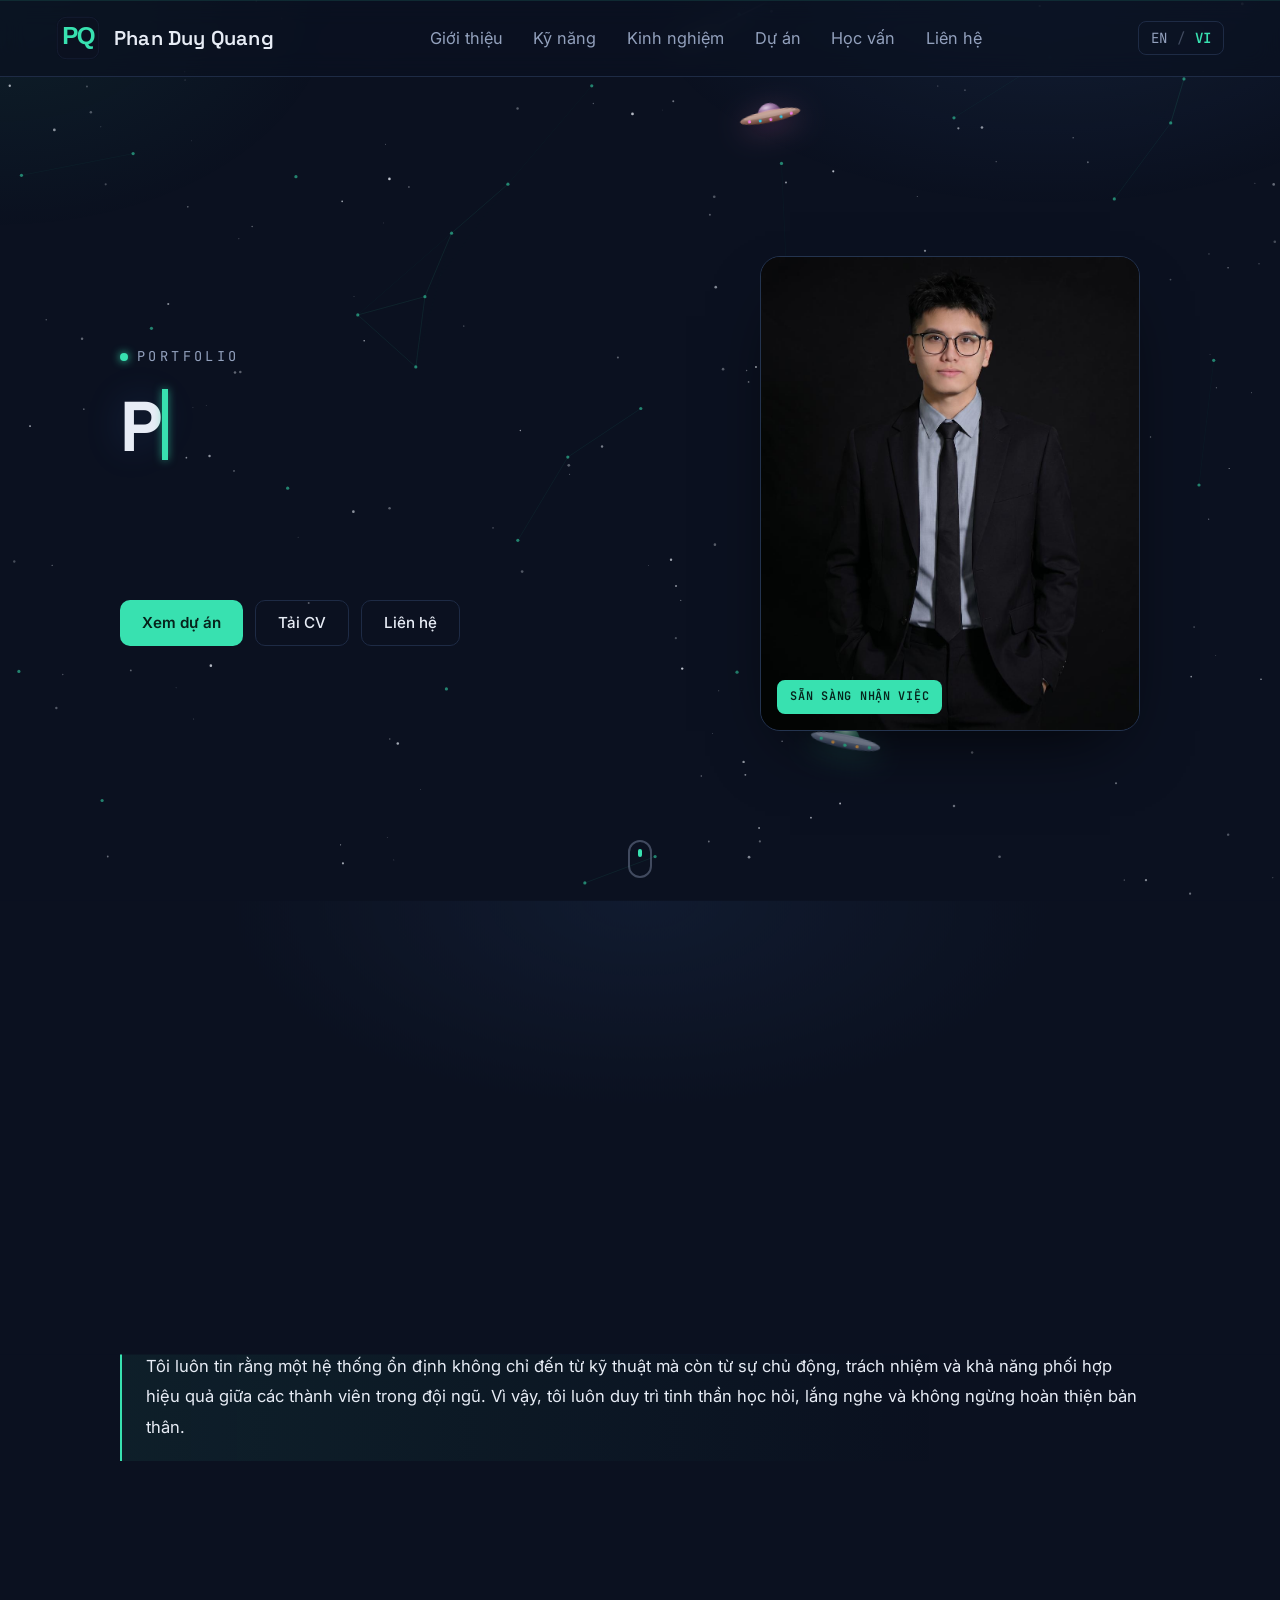
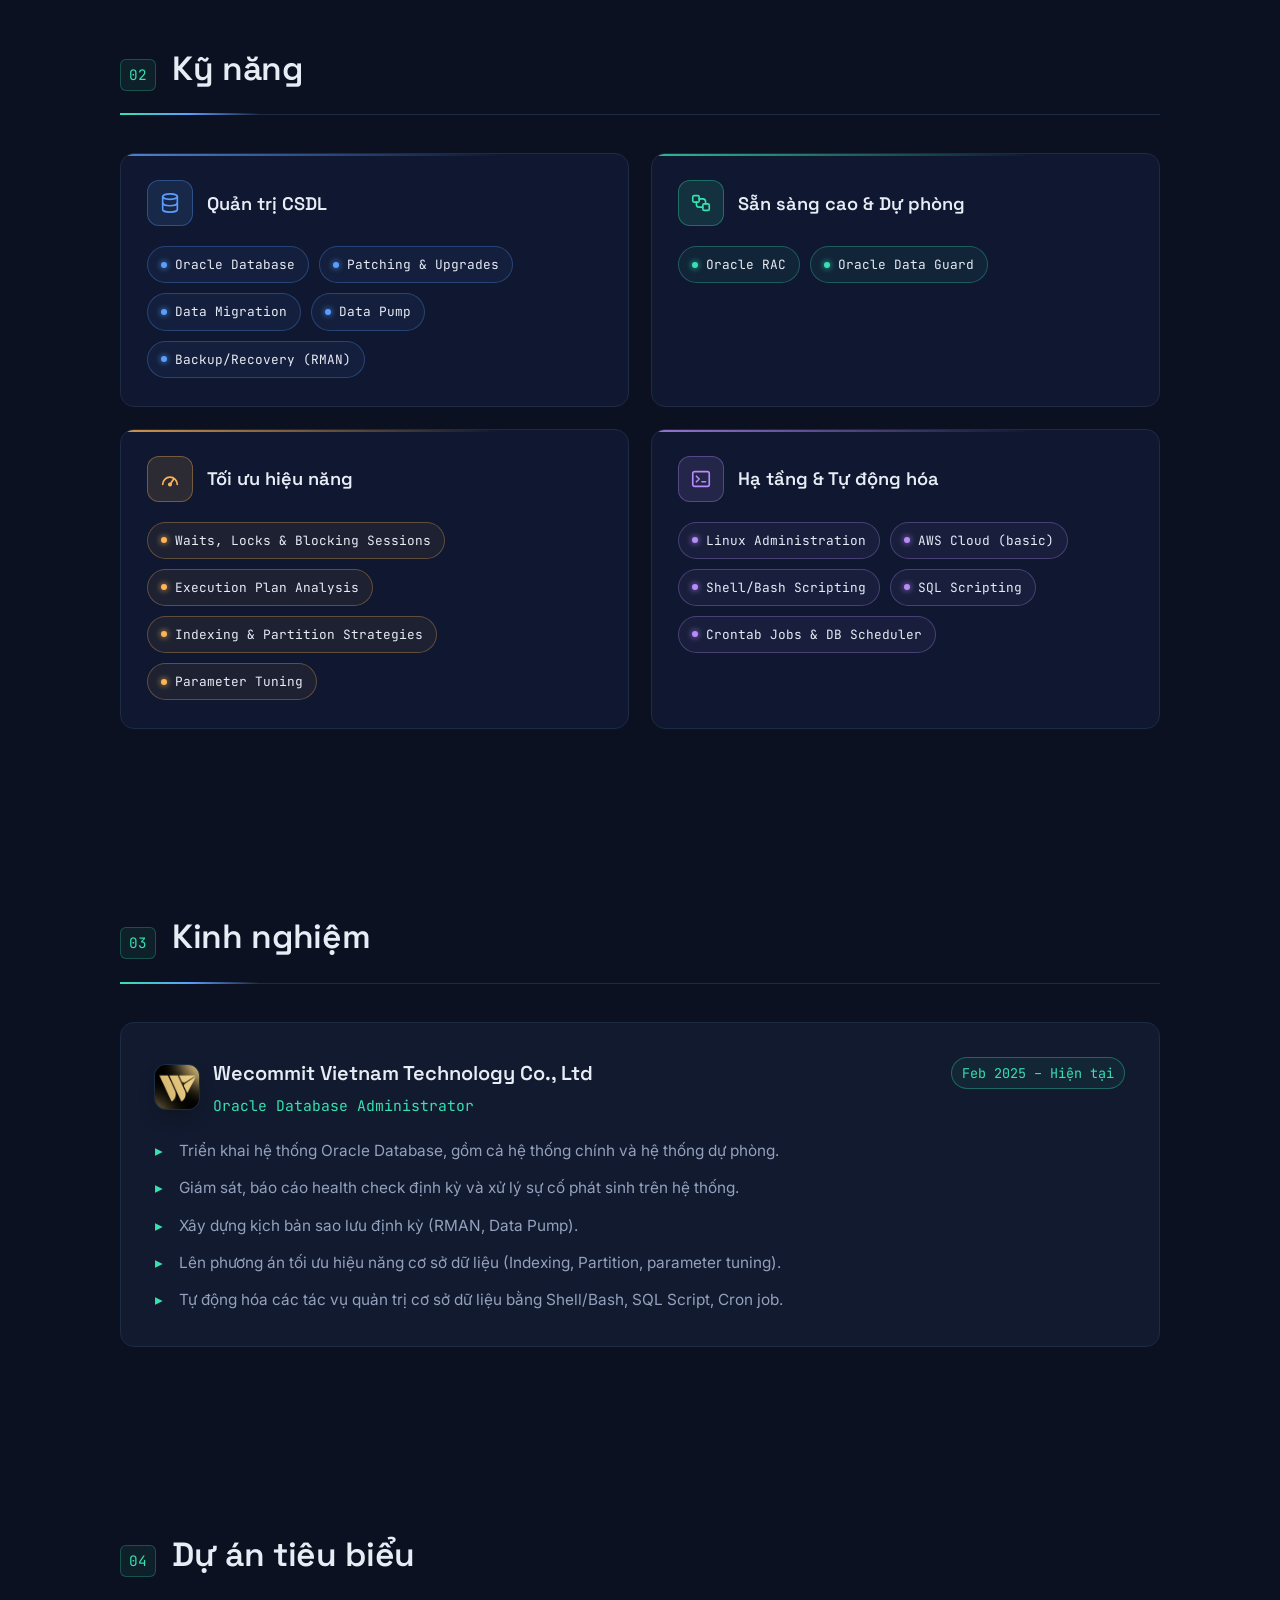
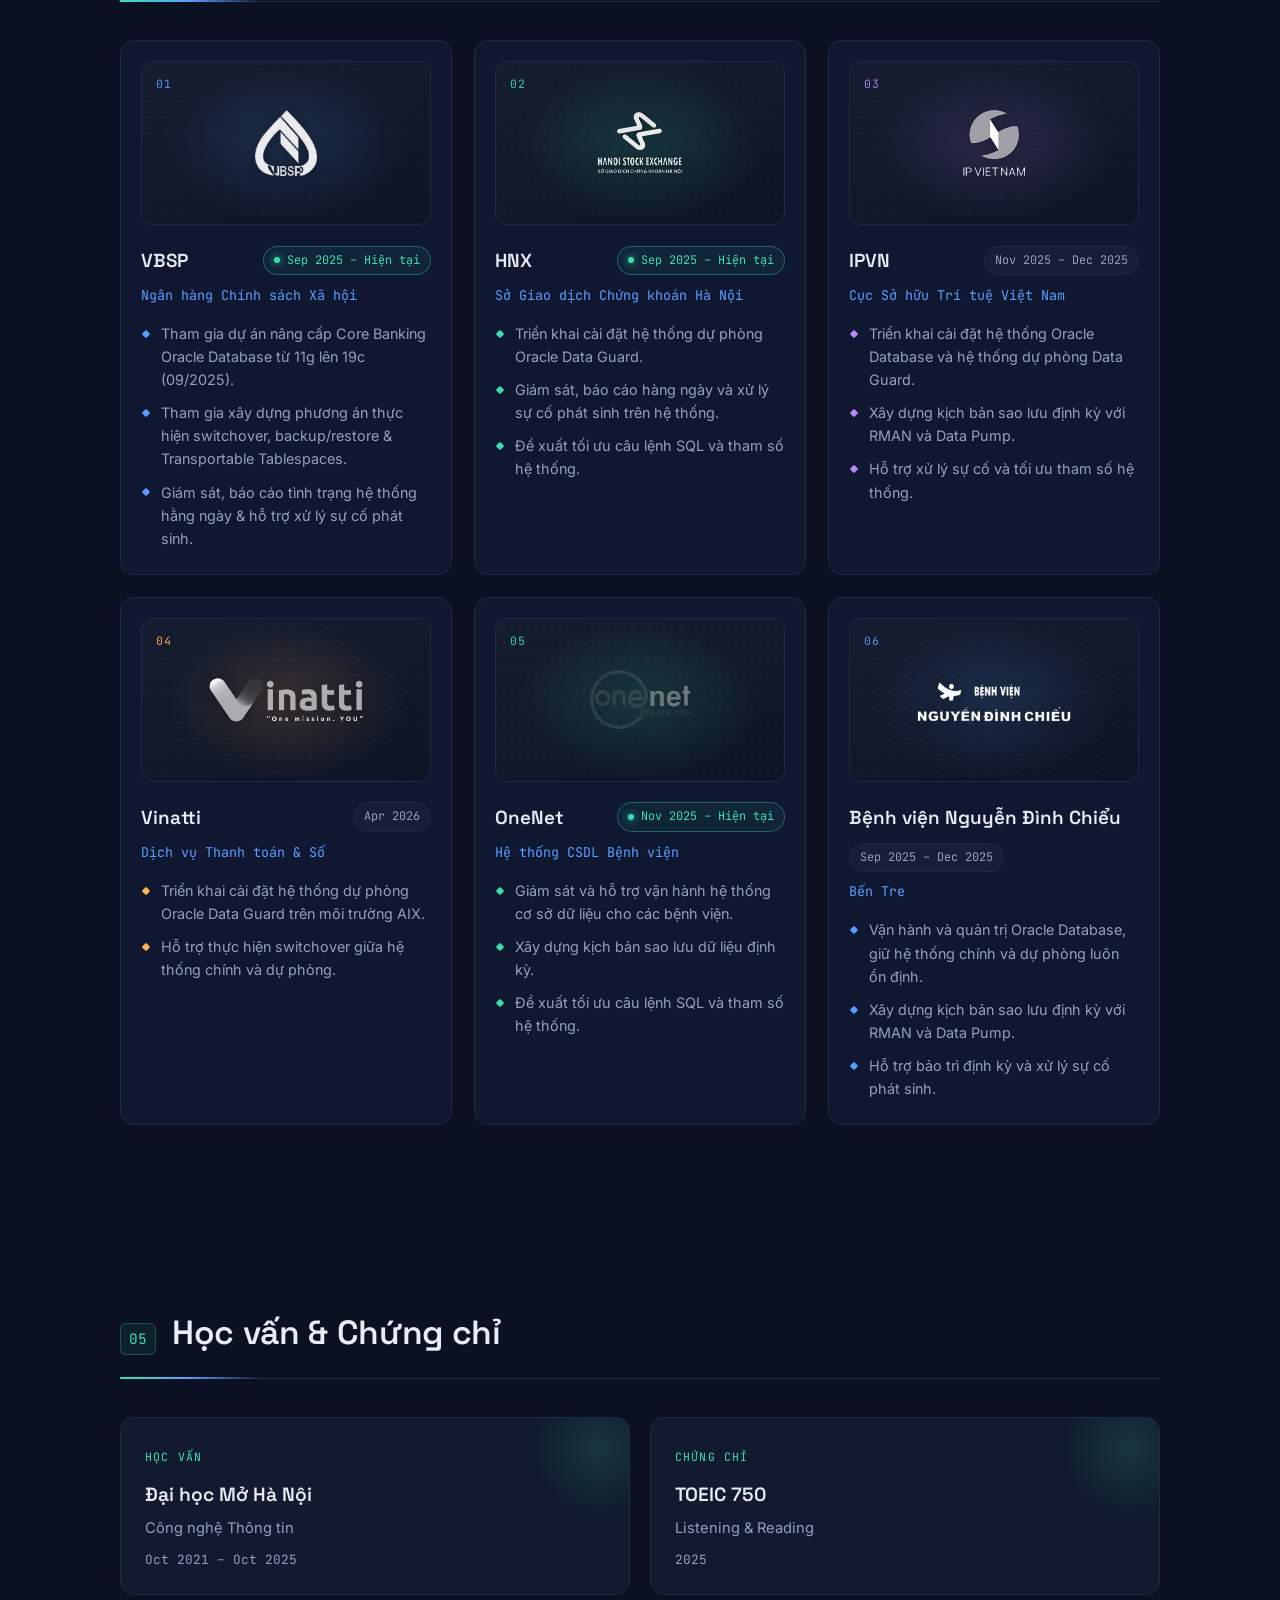
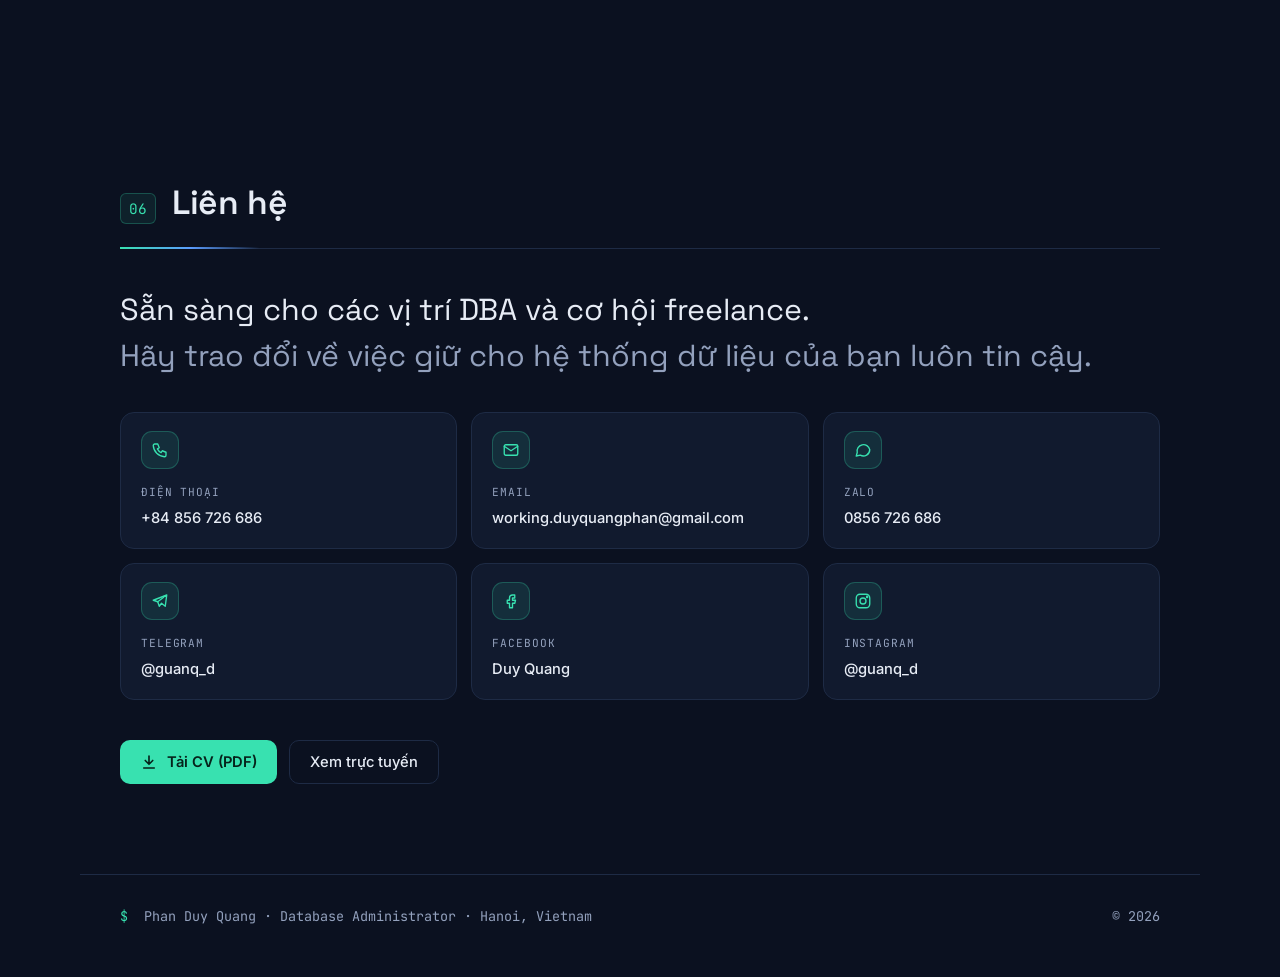
<file: index.html>
<!doctype html>
<html lang="en">
  <head>
    <meta charset="UTF-8" />
    <meta name="viewport" content="width=device-width, initial-scale=1.0" />

    <title>Phan Duy Quang — Database Administrator</title>
    <meta
      name="description"
      content="Phan Duy Quang — Database Administrator (DBA). Production experience across banking, government, and healthcare systems. Stable. Available. Recoverable."
    />
    <meta name="author" content="Phan Duy Quang" />

    <meta property="og:type" content="website" />
    <meta
      property="og:title"
      content="Phan Duy Quang — Database Administrator"
    />
    <meta
      property="og:description"
      content="DBA · Banking, government & healthcare systems · Stable. Available. Recoverable."
    />
    <meta property="og:image" content="assets/og-image.png" />

    <link rel="icon" href="assets/logo-pq.svg" />

    <link rel="preconnect" href="https://fonts.googleapis.com" />
    <link rel="preconnect" href="https://fonts.gstatic.com" crossorigin />
    <link
      href="https://fonts.googleapis.com/css2?family=Space+Grotesk:wght@400;500;600;700&family=Inter:wght@400;500;600&family=JetBrains+Mono:wght@400;500;600&display=swap"
      rel="stylesheet"
    />

    <script>document.documentElement.classList.add("js");</script>
    <link rel="stylesheet" href="style.css?v=2" />
  </head>
  <body class="is-loading">
    <!-- ========================= LOADER (màn chờ) ========================= -->
    <div class="loader" id="loader" aria-hidden="true">
      <div class="loader__panel loader__panel--top"></div>
      <div class="loader__panel loader__panel--bottom"></div>
      <div class="loader__core">
        <div class="loader__ring">
          <img src="assets/logo-pq.svg" alt="" class="loader__logo" />
        </div>
        <div class="loader__term">
          <p style="--d: 0"><span class="loader__prompt">$</span> sqlplus / as sysdba</p>
          <p style="--d: 1">SQL&gt; STARTUP;</p>
          <p style="--d: 2">Database mounted.</p>
          <p style="--d: 3" class="loader__ok">Database opened.</p>
        </div>
        <div class="loader__bar"><span id="loaderBar"></span></div>
        <div class="loader__meta">
          <span>PORTFOLIO</span><span id="loaderPct">0%</span>
        </div>
      </div>
    </div>

    <!-- ========================= NỀN ĐỘNG: sao + mạng dữ liệu + đĩa bay ========================= -->
    <canvas class="sky" id="sky" aria-hidden="true"></canvas>
    <div class="ufo" id="ufoA" aria-hidden="true">
      <svg viewBox="0 0 120 120">
        <defs>
          <linearGradient id="ufoBeam" x1="0" y1="0" x2="0" y2="1">
            <stop offset="0" stop-color="#38E1B0" stop-opacity=".5" />
            <stop offset="1" stop-color="#38E1B0" stop-opacity="0" />
          </linearGradient>
          <linearGradient id="ufoBody" x1="0" y1="0" x2="0" y2="1">
            <stop offset="0" stop-color="#b9c7e2" />
            <stop offset="1" stop-color="#34435f" />
          </linearGradient>
          <radialGradient id="ufoDome" cx=".4" cy=".35" r=".75">
            <stop offset="0" stop-color="#d6fff2" stop-opacity=".95" />
            <stop offset="1" stop-color="#38E1B0" stop-opacity=".2" />
          </radialGradient>
        </defs>
        <path class="ufo__beam" d="M46 36 L74 36 L108 120 L12 120 Z" fill="url(#ufoBeam)" />
        <path d="M42 30 A18 18 0 0 1 78 30 Z" fill="url(#ufoDome)" />
        <ellipse cx="60" cy="32" rx="46" ry="9" fill="url(#ufoBody)" />
        <ellipse cx="60" cy="29.5" rx="40" ry="3.5" fill="#dfe8f8" opacity=".35" />
        <g class="ufo__lights">
          <circle cx="28" cy="34" r="2.2" /><circle cx="44" cy="36" r="2.2" />
          <circle cx="60" cy="37" r="2.2" /><circle cx="76" cy="36" r="2.2" />
          <circle cx="92" cy="34" r="2.2" />
        </g>
      </svg>
    </div>
    <div class="ufo ufo--b" id="ufoB" aria-hidden="true">
      <svg viewBox="0 0 120 120">
        <path class="ufo__beam" d="M46 36 L74 36 L108 120 L12 120 Z" fill="url(#ufoBeam)" />
        <path d="M42 30 A18 18 0 0 1 78 30 Z" fill="url(#ufoDome)" />
        <ellipse cx="60" cy="32" rx="46" ry="9" fill="url(#ufoBody)" />
        <ellipse cx="60" cy="29.5" rx="40" ry="3.5" fill="#dfe8f8" opacity=".35" />
        <g class="ufo__lights">
          <circle cx="28" cy="34" r="2.2" /><circle cx="44" cy="36" r="2.2" />
          <circle cx="60" cy="37" r="2.2" /><circle cx="76" cy="36" r="2.2" />
          <circle cx="92" cy="34" r="2.2" />
        </g>
      </svg>
    </div>

    <canvas class="fx" id="fx" aria-hidden="true"></canvas>

    <!-- ========================= NAVBAR ========================= -->
    <header class="nav" id="nav">
      <span class="nav__progress" id="scrollProgress"></span>
      <a href="#hero" class="nav__brand">
        <img src="assets/logo-pq.svg" alt="PQ" class="nav__logo" />
        <span class="nav__name">Phan Duy Quang</span>
      </a>

      <nav class="nav__links" id="navLinks">
        <a href="#about" data-i18n="nav.about">About</a>
        <a href="#skills" data-i18n="nav.skills">Skills</a>
        <a href="#experience" data-i18n="nav.experience">Experience</a>
        <a href="#projects" data-i18n="nav.projects">Projects</a>
        <a href="#education" data-i18n="nav.education">Education</a>
        <a href="#contact" data-i18n="nav.contact">Contact</a>
        <button class="lang-toggle lang-toggle--inmenu" data-lang-toggle>
          <span class="lang-toggle__opt" data-lang-en>EN</span>
          <span class="lang-toggle__sep">/</span>
          <span class="lang-toggle__opt" data-lang-vi>VI</span>
        </button>
      </nav>

      <div class="nav__right">
        <button class="lang-toggle lang-toggle--desktop" data-lang-toggle>
          <span class="lang-toggle__opt" data-lang-en>EN</span>
          <span class="lang-toggle__sep">/</span>
          <span class="lang-toggle__opt" data-lang-vi>VI</span>
        </button>
        <button
          class="nav__burger"
          id="burger"
          aria-label="Menu"
          aria-expanded="false"
        >
          <span></span><span></span><span></span>
        </button>
      </div>
    </header>

    <main>
      <!-- ========================= HERO ========================= -->
      <section class="hero" id="hero">
        <div class="hero__inner">
          <p class="hero__eyebrow intro" style="--d: 0">
            <span class="hero__status-dot"></span>
            <span>PORTFOLIO</span>
          </p>
          <h1 class="hero__name">Phan Duy Quang</h1>
          <p class="hero__role">Database Administrator</p>
          <p class="hero__tagline" data-i18n="hero.tagline">
            Stable. Available. Recoverable.
          </p>
          <div class="hero__cta intro" style="--d: 6">
            <a
              href="#projects"
              class="btn btn--primary"
              data-i18n="hero.viewProjects"
              >View Projects</a
            >
            <a
              href="assets/CV_PhanDuyQuang_EN.pdf"
              download
              class="btn btn--ghost"
              data-i18n="hero.downloadCV"
              >Download CV</a
            >
            <a href="#contact" class="btn btn--ghost" data-i18n="hero.contact"
              >Contact Me</a
            >
          </div>
        </div>

        <div class="hero__photo intro" style="--d: 2">
          <div class="hero__photo-frame">
            <img src="assets/portrait_hero.png" alt="Phan Duy Quang" />
            <span class="hero__photo-badge" data-i18n="hero.openToWork"
              >OPEN TO WORK</span
            >
          </div>
        </div>
        <a href="#about" class="hero__scroll" aria-label="Scroll down"><span></span></a>
      </section>

      <!-- ========================= ABOUT ========================= -->
      <section class="section" id="about">
        <div class="section__head reveal">
          <span class="section__no">01</span>
          <h2 class="section__title" data-i18n="about.title">About</h2>
        </div>
        <div class="about">
          <div class="about__text reveal" id="aboutText">
          <p class="about__lead">
            Database Administrator (DBA) with over a year of hands-on experience
            across banking, securities, and healthcare systems, on both cloud
            and on-premise environments. I focus on building and operating
            stable, scalable database systems with high availability —
            proactively detecting issues early and resolving them promptly to
            ensure customer satisfaction. I believe a stable system comes not
            only from technical skill but also from initiative, responsibility,
            and effective teamwork. That is why I keep a mindset of continuous
            learning, listening, and self-improvement.
          </p>
          </div>
        </div>
      </section>

      <!-- ========================= SKILLS (4 card màu) ========================= -->
      <section class="section" id="skills">
        <div class="section__head reveal">
          <span class="section__no">02</span>
          <h2 class="section__title" data-i18n="skills.title">Skills</h2>
        </div>

        <div class="skillgrid">
          <!-- Card 1: xanh dương -->
          <div class="skillcard skillcard--blue reveal">
            <div class="skillcard__head">
              <span class="skillcard__icon"><svg viewBox="0 0 24 24"><ellipse cx="12" cy="5" rx="8" ry="3"/><path d="M4 5v14c0 1.7 3.6 3 8 3s8-1.3 8-3V5"/><path d="M4 12c0 1.7 3.6 3 8 3s8-1.3 8-3"/></svg></span>
              <h3 class="skillcard__name" data-i18n="skills.g1">
                Database Administration
              </h3>
            </div>
            <div class="skillcard__tags">
              <span>Oracle Database</span>
              <span>Patching &amp; Upgrades</span>
              <span>Data Migration</span>
              <span>Data Pump</span>
              <span>Backup/Recovery (RMAN)</span>
            </div>
          </div>

          <!-- Card 2: xanh lá -->
          <div class="skillcard skillcard--green reveal">
            <div class="skillcard__head">
              <span class="skillcard__icon"><svg viewBox="0 0 24 24"><rect x="3" y="4" width="7" height="7" rx="1.5"/><rect x="14" y="13" width="7" height="7" rx="1.5"/><path d="M10 7.5h4a3 3 0 0 1 3 3V13"/><path d="M14 16.5h-4a3 3 0 0 1-3-3V11"/></svg></span>
              <h3 class="skillcard__name" data-i18n="skills.g2">
                High Availability &amp; Replication
              </h3>
            </div>
            <div class="skillcard__tags">
              <span>Oracle RAC</span>
              <span>Oracle Data Guard</span>
            </div>
          </div>

          <!-- Card 3: cam -->
          <div class="skillcard skillcard--orange reveal">
            <div class="skillcard__head">
              <span class="skillcard__icon"><svg viewBox="0 0 24 24"><path d="M4 18a8 8 0 1 1 16 0"/><path d="M12 18l4-6"/><circle cx="12" cy="18" r="1.3"/></svg></span>
              <h3 class="skillcard__name" data-i18n="skills.g3">
                Performance Tuning &amp; Optimization
              </h3>
            </div>
            <div class="skillcard__tags">
              <span>Waits, Locks &amp; Blocking Sessions</span>
              <span>Execution Plan Analysis</span>
              <span>Indexing &amp; Partition Strategies</span>
              <span>Parameter Tuning</span>
            </div>
          </div>

          <!-- Card 4: tím -->
          <div class="skillcard skillcard--purple reveal">
            <div class="skillcard__head">
              <span class="skillcard__icon"><svg viewBox="0 0 24 24"><rect x="3" y="4" width="18" height="16" rx="2"/><path d="M7 9l3 3-3 3"/><path d="M13 15h4"/></svg></span>
              <h3 class="skillcard__name" data-i18n="skills.g4">
                Infrastructure &amp; Automation
              </h3>
            </div>
            <div class="skillcard__tags">
              <span>Linux Administration</span>
              <span>AWS Cloud (basic)</span>
              <span>Shell/Bash Scripting</span>
              <span>SQL Scripting</span>
              <span>Crontab Jobs &amp; DB Scheduler</span>
            </div>
          </div>
        </div>
      </section>

      <!-- ========================= EXPERIENCE ========================= -->
      <section class="section" id="experience">
        <div class="section__head reveal">
          <span class="section__no">03</span>
          <h2 class="section__title" data-i18n="experience.title">
            Experience
          </h2>
        </div>
        <div class="exp reveal">
          <div class="exp__head">
            <div class="exp__company-wrap">
              <img src="assets\wecommit.jpg" alt="Wecommit" class="exp__logo" />
              <div>
                <h3 class="exp__company">
                  Wecommit Vietnam Technology Co., Ltd
                </h3>
                <p class="exp__role">Oracle Database Administrator</p>
              </div>
            </div>
            <span class="exp__date"
              >Feb 2025 –
              <span data-i18n="experience.present">Present</span></span
            >
          </div>
          <ul class="exp__list">
            <li data-i18n="experience.b1">
              Deploy Oracle Database systems, including both primary and standby
              environments.
            </li>
            <li data-i18n="experience.b2">
              Monitor, run routine health-check reports, and resolve incidents
              across systems.
            </li>
            <li data-i18n="experience.b3">
              Build scheduled backup routines (RMAN, Data Pump).
            </li>
            <li data-i18n="experience.b4">
              Plan database performance optimization (indexing, partitioning,
              parameter tuning).
            </li>
            <li data-i18n="experience.b5">
              Automate database administration tasks with Shell/Bash, SQL
              scripts, and cron jobs.
            </li>
          </ul>
        </div>
      </section>

      <!-- ========================= PROJECTS (6 card, có logo, không tech badge) ========================= -->
      <section class="section" id="projects">
        <div class="section__head reveal">
          <span class="section__no">04</span>
          <h2 class="section__title" data-i18n="projects.title">
            Featured Projects
          </h2>
        </div>
        <div class="projects">
          <!-- 1. VBSP -->
          <article class="project reveal">
            <div class="project__logo">
              <span class="project__no">01</span>
              <img src="assets/logo_vbsp.png" alt="VBSP" />
            </div>
            <div class="project__top">
              <h3 class="project__name">VBSP</h3>
              <span class="project__date project__date--live"
                >Sep 2025 – <span data-i18n="proj.current">Current</span></span
              >
            </div>
            <p class="project__sub" data-i18n="projects.p1sub">
              Vietnam Bank for Social Policies
            </p>
            <ul class="project__list">
              <li data-i18n="projects.p1b1">
                Contributed to the Core Banking Oracle Database upgrade from 11g
                to 19c (Sep 2025).
              </li>
              <li data-i18n="projects.p1b2">
                Helped design the database migration plan; performed
                backup/restore and Transportable Tablespaces tasks.
              </li>
              <li data-i18n="projects.p1b3">
                Monitored and reported system status daily; supported incident
                resolution.
              </li>
            </ul>
          </article>

          <!-- 2. HNX -->
          <article class="project reveal">
            <div class="project__logo">
              <span class="project__no">02</span>
              <img src="assets/logo_hnx.png" alt="HNX" />
            </div>
            <div class="project__top">
              <h3 class="project__name">HNX</h3>
              <span class="project__date project__date--live"
                >Sep 2025 – <span data-i18n="proj.current2">Current</span></span
              >
            </div>
            <p class="project__sub" data-i18n="projects.p2sub">
              Hanoi Stock Exchange
            </p>
            <ul class="project__list">
              <li data-i18n="projects.p2b1">
                Deployed Oracle Data Guard standby systems.
              </li>
              <li data-i18n="projects.p2b2">
                Monitored, reported, and handled incidents across the system.
              </li>
              <li data-i18n="projects.p2b3">
                Proposed SQL query and system parameter optimizations.
              </li>
            </ul>
          </article>

          <!-- 3. IPVN -->
          <article class="project reveal">
            <div class="project__logo">
              <span class="project__no">03</span>
              <img src="assets/logo_ipvn.png" alt="IPVN" />
            </div>
            <div class="project__top">
              <h3 class="project__name">IPVN</h3>
              <span class="project__date">Nov 2025 – Dec 2025</span>
            </div>
            <p class="project__sub" data-i18n="projects.p3sub">
              Intellectual Property Office of Vietnam
            </p>
            <ul class="project__list">
              <li data-i18n="projects.p3b1">
                Deployed Oracle Database systems along with Data Guard standby
                environments.
              </li>
              <li data-i18n="projects.p3b2">
                Built scheduled backup routines using RMAN and Data Pump.
              </li>
              <li data-i18n="projects.p3b3">
                Supported incident resolution and system parameter tuning.
              </li>
            </ul>
          </article>

          <!-- 4. Vinatti -->
          <article class="project reveal">
            <div class="project__logo">
              <span class="project__no">04</span>
              <img src="assets/logo_vinatti.png" alt="Vinatti" />
            </div>
            <div class="project__top">
              <h3 class="project__name">Vinatti</h3>
              <span class="project__date">Apr 2026</span>
            </div>
            <p class="project__sub" data-i18n="projects.p4sub">
              Payment &amp; Digital Services
            </p>
            <ul class="project__list">
              <li data-i18n="projects.p4b1">
                Deployed Oracle Data Guard standby systems on AIX.
              </li>
              <li data-i18n="projects.p4b2">
                Supported switchover operations between primary and standby
                environments.
              </li>
            </ul>
          </article>

          <!-- 5. OneNet -->
          <article class="project reveal">
            <div class="project__logo">
              <span class="project__no">05</span>
              <img src="assets/logo_onenet.png" alt="OneNet" />
            </div>
            <div class="project__top">
              <h3 class="project__name">OneNet</h3>
              <span class="project__date project__date--live"
                >Nov 2025 – <span data-i18n="proj.current3">Current</span></span
              >
            </div>
            <p class="project__sub" data-i18n="projects.p5sub">
              Hospital Database Systems
            </p>
            <ul class="project__list">
              <li data-i18n="projects.p5b1">
                Monitored and supported database operations for multiple
                hospital systems.
              </li>
              <li data-i18n="projects.p5b2">
                Built scheduled data backup routines.
              </li>
              <li data-i18n="projects.p5b3">
                Proposed SQL query and system parameter optimizations.
              </li>
            </ul>
          </article>

          <!-- 6. Bệnh viện Nguyễn Đình Chiểu -->
          <article class="project reveal">
            <div class="project__logo">
              <span class="project__no">06</span>
              <img src="assets/logo_ndc.png" alt="Nguyen Dinh Chieu Hospital" />
            </div>
            <div class="project__top">
              <h3 class="project__name" data-i18n="projects.p6name">
                Nguyen Dinh Chieu Hospital
              </h3>
              <span class="project__date">Sep 2025 – Dec 2025</span>
            </div>
            <p class="project__sub" data-i18n="projects.p6sub">Ben Tre</p>
            <ul class="project__list">
              <li data-i18n="projects.p6b1">
                Operated and administered Oracle Database, keeping primary and
                standby systems stable.
              </li>
              <li data-i18n="projects.p6b2">
                Built scheduled backup routines using RMAN and Data Pump.
              </li>
              <li data-i18n="projects.p6b3">
                Supported routine maintenance and incident resolution.
              </li>
            </ul>
          </article>
        </div>
      </section>

      <!-- ========================= EDUCATION ========================= -->
      <section class="section" id="education">
        <div class="section__head reveal">
          <span class="section__no">05</span>
          <h2 class="section__title" data-i18n="education.title">
            Education &amp; Certifications
          </h2>
        </div>
        <div class="edu">
          <div class="edu__card reveal">
            <span class="edu__tag" data-i18n="education.eduTag">Education</span>
            <h3 class="edu__title" data-i18n="education.school">
              Hanoi Open University
            </h3>
            <p class="edu__meta" data-i18n="education.major">
              Information Technology
            </p>
            <p class="edu__date">Oct 2021 – Oct 2025</p>
          </div>
          <div class="edu__card reveal">
            <span class="edu__tag" data-i18n="education.certTag"
              >Certification</span
            >
            <h3 class="edu__title">TOEIC 750</h3>
            <p class="edu__meta">Listening &amp; Reading</p>
            <p class="edu__date">2025</p>
          </div>
        </div>
      </section>

      <!-- ========================= CONTACT (5 ô bấm được) ========================= -->
      <section class="section" id="contact">
        <div class="section__head reveal">
          <span class="section__no">06</span>
          <h2 class="section__title" data-i18n="contact.title">Contact</h2>
        </div>
        <div class="contact reveal">
          <p class="contact__lead" data-i18n="contact.lead">
            Open to DBA roles and freelance engagements. Let's talk about
            keeping your databases reliable.
          </p>

          <!-- 6 ô liên hệ kích thước bằng nhau -->
          <div class="contact__grid">
            <a class="contact__item" href="tel:+84856726686">
              <span class="contact__icon"><svg viewBox="0 0 24 24"><path d="M5 4h4l2 5-2.5 1.5a11 11 0 0 0 5 5L15 13l5 2v4a2 2 0 0 1-2 2A16 16 0 0 1 3 6a2 2 0 0 1 2-2"/></svg></span>
              <span class="contact__label" data-i18n="contact.phone"
                >Phone</span
              >
              <span class="contact__value">+84 856 726 686</span>
            </a>
            <a
              class="contact__item"
              href="mailto:working.duyquangphan@gmail.com"
            >
              <span class="contact__icon"><svg viewBox="0 0 24 24"><rect x="3" y="5" width="18" height="14" rx="2"/><path d="M3 7l9 6 9-6"/></svg></span>
              <span class="contact__label">Email</span>
              <span class="contact__value contact__value--email">working.duyquangphan@<wbr />gmail.com</span>
            </a>
            <a
              class="contact__item"
              href="https://zalo.me/0856726686"
              target="_blank"
              rel="noopener"
            >
              <span class="contact__icon"><svg viewBox="0 0 24 24"><path d="M21 11.5a8.5 8.5 0 0 1-12.6 7.4L3 20l1.3-4.7A8.5 8.5 0 1 1 21 11.5z"/></svg></span>
              <span class="contact__label">Zalo</span>
              <span class="contact__value">0856 726 686</span>
            </a>
            <a
              class="contact__item"
              href="https://t.me/guanq_d"
              target="_blank"
              rel="noopener"
            >
              <span class="contact__icon"><svg viewBox="0 0 24 24"><path d="M21 4L3 11l6 2 2 6 3-4 5 4 2-15z"/><path d="M9 13l8-6"/></svg></span>
              <span class="contact__label">Telegram</span>
              <span class="contact__value">@guanq_d</span>
            </a>
            <a
              class="contact__item"
              href="https://www.facebook.com/duy.quang.97192"
              target="_blank"
              rel="noopener"
            >
              <span class="contact__icon"><svg viewBox="0 0 24 24"><path d="M14 8h3V4h-3a4 4 0 0 0-4 4v3H7v4h3v6h4v-6h3l1-4h-4V8z"/></svg></span>
              <span class="contact__label">Facebook</span>
              <span class="contact__value">Duy Quang</span>
            </a>
            <a
              class="contact__item"
              href="https://www.instagram.com/guanq_d/"
              target="_blank"
              rel="noopener"
            >
              <span class="contact__icon"><svg viewBox="0 0 24 24"><rect x="3" y="3" width="18" height="18" rx="5"/><circle cx="12" cy="12" r="4"/><circle cx="17.5" cy="6.5" r=".8"/></svg></span>
              <span class="contact__label">Instagram</span>
              <span class="contact__value">@guanq_d</span>
            </a>
          </div>
          <!-- Tải CV -->
          <div class="contact__cv">
            <a href="assets/CV_PhanDuyQuang_EN.pdf" download data-cv-download class="btn btn--primary">
              <svg class="btn__icon" viewBox="0 0 24 24"><path d="M12 4v11M7 10l5 5 5-5M5 20h14"/></svg>
              <span data-i18n="contact.downloadCV">Download CV (PDF)</span>
            </a>
            <a href="assets/CV_PhanDuyQuang_EN.pdf" data-cv-view target="_blank" rel="noopener" class="btn btn--ghost" data-i18n="cv.view">View online</a>
          </div>
        </div>
      </section>
    </main>

    <!-- ========================= FOOTER ========================= -->
    <footer class="footer">
      <p class="footer__line">
        <span class="footer__prompt">$</span>
        <span>Phan Duy Quang · Database Administrator · Hanoi, Vietnam</span>
      </p>
      <p class="footer__year">© <span id="year"></span></p>
    </footer>

    <!-- Nút lên đầu trang (vòng tròn = tiến độ cuộn) -->
    <a href="#hero" class="to-top" id="toTop" aria-label="Back to top">
      <svg class="to-top__ring" viewBox="0 0 48 48">
        <circle cx="24" cy="24" r="22" />
        <circle cx="24" cy="24" r="22" id="toTopProgress" />
      </svg>
      <svg class="to-top__arrow" viewBox="0 0 24 24"><path d="M12 19V5M5 12l7-7 7 7" /></svg>
    </a>

    <script src="script.js?v=2"></script>
  </body>
</html>
</file>
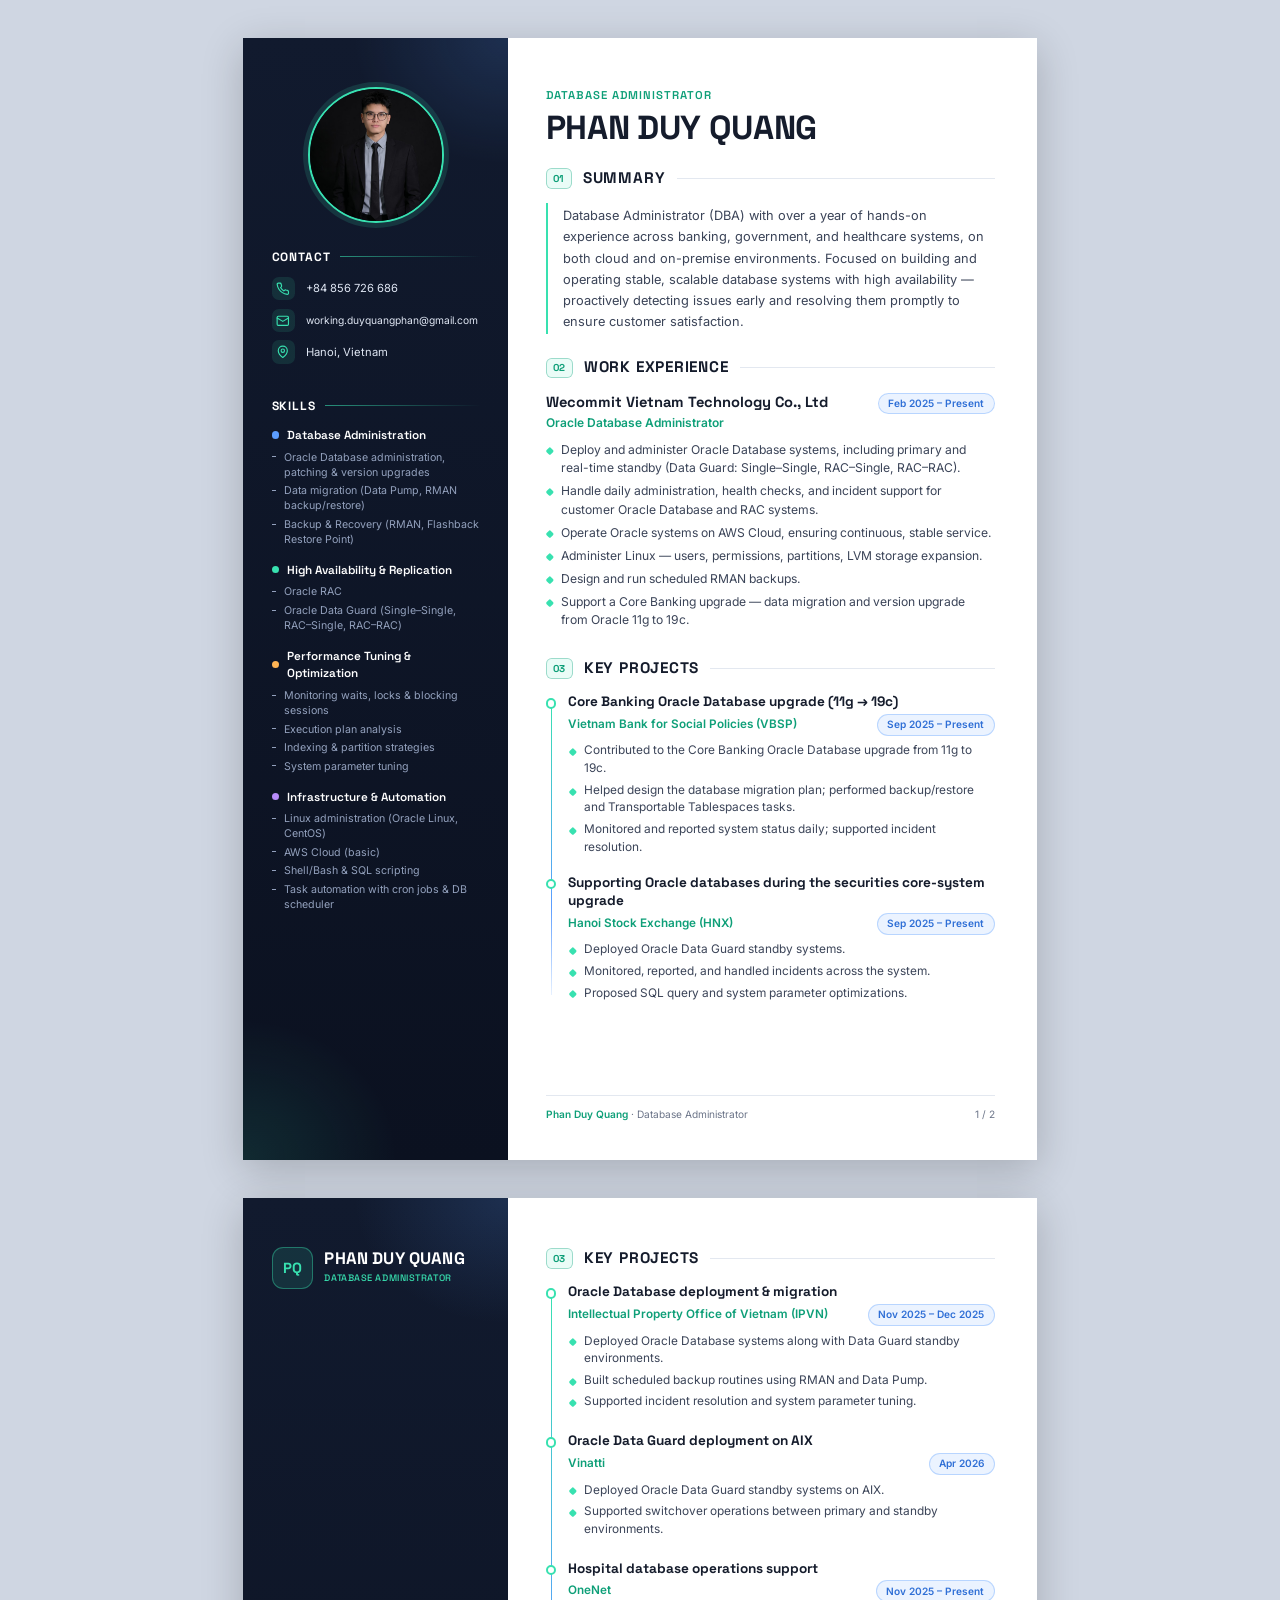
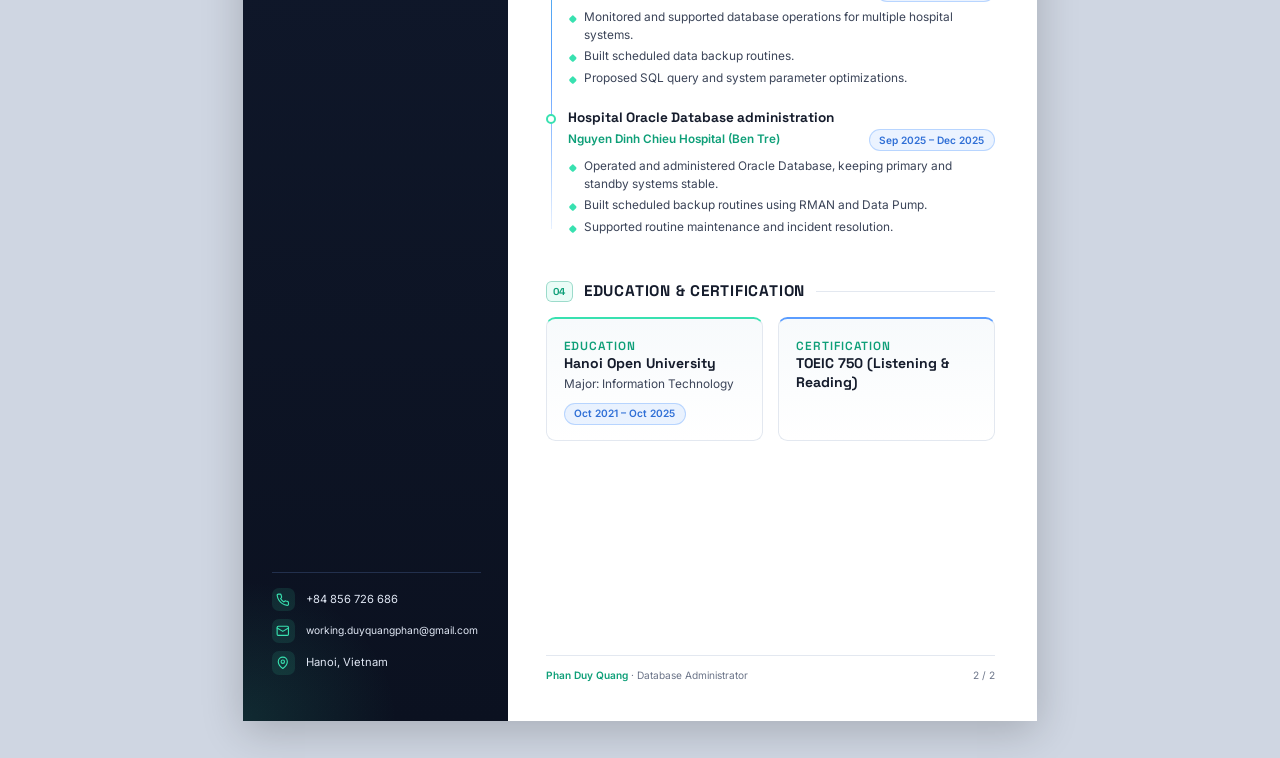
<file: cv/cv-en.html>
<!doctype html>
<html lang="en">
  <head>
    <meta charset="UTF-8" />
    <title>CV — Phan Duy Quang — Database Administrator</title>
    <link rel="preconnect" href="https://fonts.googleapis.com" />
    <link rel="preconnect" href="https://fonts.gstatic.com" crossorigin />
    <link href="https://fonts.googleapis.com/css2?family=Space+Grotesk:wght@500;600;700&family=Inter:wght@400;500;600&display=swap" rel="stylesheet" />
    <link rel="stylesheet" href="cv.css" />
  </head>
  <body>
    <!-- ======================= TRANG 1 ======================= -->
    <section class="page">
      <aside class="side">
        <div class="photo"><img src="../assets/portrait_hero.png" alt="Phan Duy Quang" /></div>

        <div class="side__block">
          <h2>Contact</h2>
          <ul class="contact">
            <li>
              <span class="ico"><svg viewBox="0 0 24 24"><path d="M22 16.9v3a2 2 0 0 1-2.2 2 19.8 19.8 0 0 1-8.6-3.1 19.5 19.5 0 0 1-6-6A19.8 19.8 0 0 1 2.1 4.2 2 2 0 0 1 4.1 2h3a2 2 0 0 1 2 1.7c.1.9.4 1.8.7 2.7a2 2 0 0 1-.5 2.1L8 9.8a16 16 0 0 0 6 6l1.3-1.3a2 2 0 0 1 2.1-.4c.9.3 1.8.6 2.7.7a2 2 0 0 1 1.7 2z"/></svg></span>
              <a href="tel:+84856726686">+84 856 726 686</a>
            </li>
            <li class="email">
              <span class="ico"><svg viewBox="0 0 24 24"><rect x="2" y="4" width="20" height="16" rx="2"/><path d="m22 7-10 6L2 7"/></svg></span>
              <a href="mailto:working.duyquangphan@gmail.com">working.duyquangphan@gmail.com</a>
            </li>
            <li>
              <span class="ico"><svg viewBox="0 0 24 24"><path d="M20 10c0 6-8 12-8 12s-8-6-8-12a8 8 0 0 1 16 0z"/><circle cx="12" cy="10" r="3"/></svg></span>
              Hanoi, Vietnam
            </li>
          </ul>
        </div>

        <div class="side__block">
          <h2>Skills</h2>
          <div class="skill skill--blue">
            <h3><i></i>Database Administration</h3>
            <ul>
              <li>Oracle Database administration, patching &amp; version upgrades</li>
              <li>Data migration (Data Pump, RMAN backup/restore)</li>
              <li>Backup &amp; Recovery (RMAN, Flashback Restore Point)</li>
            </ul>
          </div>
          <div class="skill skill--green">
            <h3><i></i>High Availability &amp; Replication</h3>
            <ul>
              <li>Oracle RAC</li>
              <li>Oracle Data Guard (Single–Single, <span class="nw">RAC–Single, RAC–RAC)</span></li>
            </ul>
          </div>
          <div class="skill skill--orange">
            <h3><i></i>Performance Tuning &amp; Optimization</h3>
            <ul>
              <li>Monitoring waits, locks &amp; blocking sessions</li>
              <li>Execution plan analysis</li>
              <li>Indexing &amp; partition strategies</li>
              <li>System parameter tuning</li>
            </ul>
          </div>
          <div class="skill skill--purple">
            <h3><i></i>Infrastructure &amp; Automation</h3>
            <ul>
              <li>Linux administration (Oracle Linux, CentOS)</li>
              <li>AWS Cloud (basic)</li>
              <li>Shell/Bash &amp; SQL scripting</li>
              <li>Task automation with cron jobs &amp; DB scheduler</li>
            </ul>
          </div>
        </div>
      </aside>

      <main class="main">
        <header class="main__head">
          <p class="eyebrow">DATABASE ADMINISTRATOR</p>
          <h1 class="title">PHAN DUY QUANG</h1>
        </header>

        <section class="sec">
          <h2><span class="no">01</span>Summary</h2>
          <p class="summary">
            Database Administrator (DBA) with over a year of hands-on experience across banking, government,
            and healthcare systems, on both cloud and on-premise environments. Focused on building and
            operating stable, scalable database systems with high availability — proactively detecting issues
            early and resolving them promptly to ensure customer satisfaction.
          </p>
        </section>

        <section class="sec">
          <h2><span class="no">02</span>Work Experience</h2>
          <div class="job">
            <div class="job__head">
              <div>
                <h3 class="job__co">Wecommit Vietnam Technology Co., Ltd</h3>
                <p class="job__role">Oracle Database Administrator</p>
              </div>
              <span class="pill">Feb 2025 – Present</span>
            </div>
            <ul class="bullets">
              <li>Deploy and administer Oracle Database systems, including primary and real-time standby (Data Guard: Single–Single, <span class="nw">RAC–Single, RAC–RAC)</span>.</li>
              <li>Handle daily administration, health checks, and incident support for customer Oracle Database and RAC systems.</li>
              <li>Operate Oracle systems on AWS Cloud, ensuring continuous, stable service.</li>
              <li>Administer Linux — users, permissions, partitions, LVM storage expansion.</li>
              <li>Design and run scheduled RMAN backups.</li>
              <li>Support a Core Banking upgrade — data migration and version upgrade from Oracle 11g to 19c.</li>
            </ul>
          </div>
        </section>

        <section class="sec">
          <h2><span class="no">03</span>Key Projects</h2>
          <div class="timeline">
            <div class="proj">
              <h3 class="proj__name">Core Banking Oracle Database upgrade (11g → 19c)</h3>
              <div class="proj__meta">
                <span class="proj__client">Vietnam Bank for Social Policies (VBSP)</span>
                <span class="pill">Sep 2025 – Present</span>
              </div>
              <ul class="bullets">
                <li>Contributed to the Core Banking Oracle Database upgrade from 11g to 19c.</li>
                <li>Helped design the database migration plan; performed backup/restore and Transportable Tablespaces tasks.</li>
                <li>Monitored and reported system status daily; supported incident resolution.</li>
              </ul>
            </div>
            <div class="proj">
              <h3 class="proj__name">Supporting Oracle databases during the securities core-system upgrade</h3>
              <div class="proj__meta">
                <span class="proj__client">Hanoi Stock Exchange (HNX)</span>
                <span class="pill">Sep 2025 – Present</span>
              </div>
              <ul class="bullets">
                <li>Deployed Oracle Data Guard standby systems.</li>
                <li>Monitored, reported, and handled incidents across the system.</li>
                <li>Proposed SQL query and system parameter optimizations.</li>
              </ul>
            </div>
          </div>
        </section>

        <footer class="main__foot"><span><b>Phan Duy Quang</b> · Database Administrator</span><span>1 / 2</span></footer>
      </main>
    </section>

    <!-- ======================= TRANG 2 ======================= -->
    <section class="page page--2">
      <aside class="side">
        <div class="side__mini">
          <span class="mono">PQ</span>
          <div>
            <p class="side__name">PHAN DUY QUANG</p>
            <p class="side__role">DATABASE ADMINISTRATOR</p>
          </div>
        </div>

          <ul class="contact contact--foot">
            <li>
              <span class="ico"><svg viewBox="0 0 24 24"><path d="M22 16.9v3a2 2 0 0 1-2.2 2 19.8 19.8 0 0 1-8.6-3.1 19.5 19.5 0 0 1-6-6A19.8 19.8 0 0 1 2.1 4.2 2 2 0 0 1 4.1 2h3a2 2 0 0 1 2 1.7c.1.9.4 1.8.7 2.7a2 2 0 0 1-.5 2.1L8 9.8a16 16 0 0 0 6 6l1.3-1.3a2 2 0 0 1 2.1-.4c.9.3 1.8.6 2.7.7a2 2 0 0 1 1.7 2z"/></svg></span>
              <a href="tel:+84856726686">+84 856 726 686</a>
            </li>
            <li class="email">
              <span class="ico"><svg viewBox="0 0 24 24"><rect x="2" y="4" width="20" height="16" rx="2"/><path d="m22 7-10 6L2 7"/></svg></span>
              <a href="mailto:working.duyquangphan@gmail.com">working.duyquangphan@gmail.com</a>
            </li>
            <li>
              <span class="ico"><svg viewBox="0 0 24 24"><path d="M20 10c0 6-8 12-8 12s-8-6-8-12a8 8 0 0 1 16 0z"/><circle cx="12" cy="10" r="3"/></svg></span>
              Hanoi, Vietnam
            </li>
          </ul>
      </aside>

      <main class="main">
        <section class="sec">
          <h2><span class="no">03</span>Key Projects</h2>
          <div class="timeline">
            <div class="proj">
              <h3 class="proj__name">Oracle Database deployment &amp; migration</h3>
              <div class="proj__meta">
                <span class="proj__client">Intellectual Property Office of Vietnam (IPVN)</span>
                <span class="pill">Nov 2025 – Dec 2025</span>
              </div>
              <ul class="bullets">
                <li>Deployed Oracle Database systems along with Data Guard standby environments.</li>
                <li>Built scheduled backup routines using RMAN and Data Pump.</li>
                <li>Supported incident resolution and system parameter tuning.</li>
              </ul>
            </div>
            <div class="proj">
              <h3 class="proj__name">Oracle Data Guard deployment on AIX</h3>
              <div class="proj__meta">
                <span class="proj__client">Vinatti</span>
                <span class="pill">Apr 2026</span>
              </div>
              <ul class="bullets">
                <li>Deployed Oracle Data Guard standby systems on AIX.</li>
                <li>Supported switchover operations between primary and standby environments.</li>
              </ul>
            </div>
            <div class="proj">
              <h3 class="proj__name">Hospital database operations support</h3>
              <div class="proj__meta">
                <span class="proj__client">OneNet</span>
                <span class="pill">Nov 2025 – Present</span>
              </div>
              <ul class="bullets">
                <li>Monitored and supported database operations for multiple hospital systems.</li>
                <li>Built scheduled data backup routines.</li>
                <li>Proposed SQL query and system parameter optimizations.</li>
              </ul>
            </div>
            <div class="proj">
              <h3 class="proj__name">Hospital Oracle Database administration</h3>
              <div class="proj__meta">
                <span class="proj__client">Nguyen Dinh Chieu Hospital (Ben Tre)</span>
                <span class="pill">Sep 2025 – Dec 2025</span>
              </div>
              <ul class="bullets">
                <li>Operated and administered Oracle Database, keeping primary and standby systems stable.</li>
                <li>Built scheduled backup routines using RMAN and Data Pump.</li>
                <li>Supported routine maintenance and incident resolution.</li>
              </ul>
            </div>
          </div>
        </section>


        <section class="sec">
          <h2><span class="no">04</span>Education &amp; Certification</h2>
          <div class="cards">
            <div class="card">
              <p class="eyebrow">EDUCATION</p>
              <h3>Hanoi Open University</h3>
              <p>Major: Information Technology</p>
              <span class="pill">Oct 2021 – Oct 2025</span>
            </div>
            <div class="card card--blue">
              <p class="eyebrow">CERTIFICATION</p>
              <h3>TOEIC 750 (Listening &amp; Reading)</h3>
            </div>
          </div>
        </section>

        <footer class="main__foot"><span><b>Phan Duy Quang</b> · Database Administrator</span><span>2 / 2</span></footer>
      </main>
    </section>
  </body>
</html>
</file>
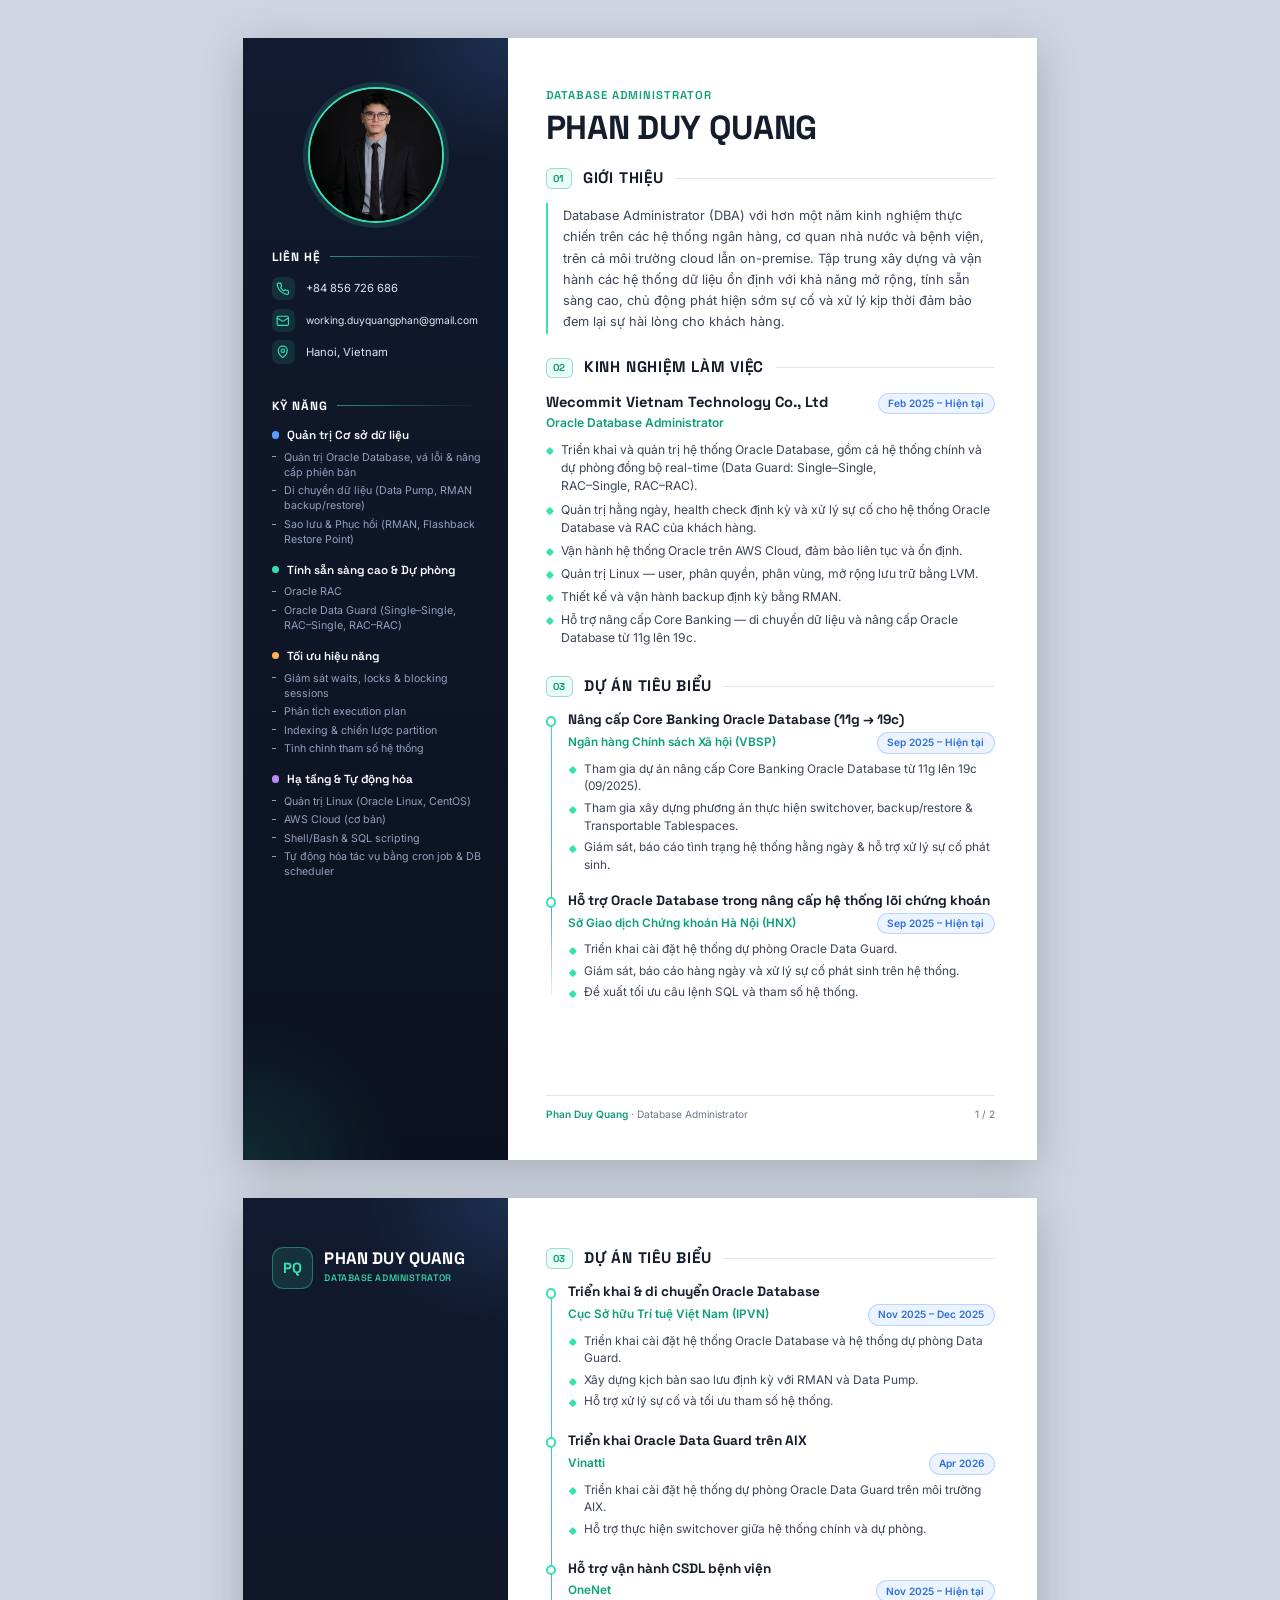
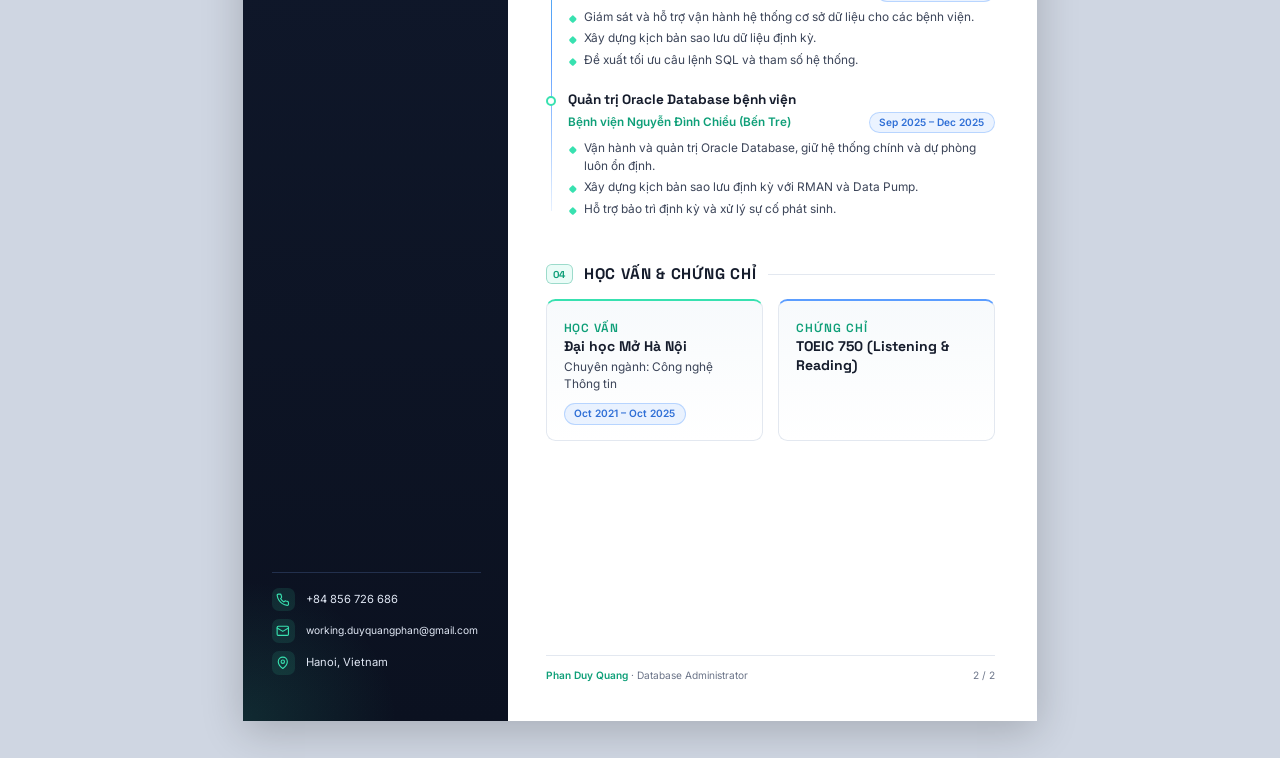
<file: cv/cv-vi.html>
<!doctype html>
<html lang="vi">
  <head>
    <meta charset="UTF-8" />
    <title>CV — Phan Duy Quang — Database Administrator</title>
    <link rel="preconnect" href="https://fonts.googleapis.com" />
    <link rel="preconnect" href="https://fonts.gstatic.com" crossorigin />
    <link href="https://fonts.googleapis.com/css2?family=Space+Grotesk:wght@500;600;700&family=Inter:wght@400;500;600&display=swap" rel="stylesheet" />
    <link rel="stylesheet" href="cv.css" />
  </head>
  <body>
    <!-- ======================= TRANG 1 ======================= -->
    <section class="page">
      <aside class="side">
        <div class="photo"><img src="../assets/portrait_hero.png" alt="Phan Duy Quang" /></div>

        <div class="side__block">
          <h2>Liên hệ</h2>
          <ul class="contact">
            <li>
              <span class="ico"><svg viewBox="0 0 24 24"><path d="M22 16.9v3a2 2 0 0 1-2.2 2 19.8 19.8 0 0 1-8.6-3.1 19.5 19.5 0 0 1-6-6A19.8 19.8 0 0 1 2.1 4.2 2 2 0 0 1 4.1 2h3a2 2 0 0 1 2 1.7c.1.9.4 1.8.7 2.7a2 2 0 0 1-.5 2.1L8 9.8a16 16 0 0 0 6 6l1.3-1.3a2 2 0 0 1 2.1-.4c.9.3 1.8.6 2.7.7a2 2 0 0 1 1.7 2z"/></svg></span>
              <a href="tel:+84856726686">+84 856 726 686</a>
            </li>
            <li class="email">
              <span class="ico"><svg viewBox="0 0 24 24"><rect x="2" y="4" width="20" height="16" rx="2"/><path d="m22 7-10 6L2 7"/></svg></span>
              <a href="mailto:working.duyquangphan@gmail.com">working.duyquangphan@gmail.com</a>
            </li>
            <li>
              <span class="ico"><svg viewBox="0 0 24 24"><path d="M20 10c0 6-8 12-8 12s-8-6-8-12a8 8 0 0 1 16 0z"/><circle cx="12" cy="10" r="3"/></svg></span>
              Hanoi, Vietnam
            </li>
          </ul>
        </div>

        <div class="side__block">
          <h2>Kỹ năng</h2>
          <div class="skill skill--blue">
            <h3><i></i>Quản trị Cơ sở dữ liệu</h3>
            <ul>
              <li>Quản trị Oracle Database, vá lỗi &amp; nâng cấp phiên bản</li>
              <li>Di chuyển dữ liệu (Data Pump, RMAN backup/restore)</li>
              <li>Sao lưu &amp; Phục hồi (RMAN, Flashback Restore Point)</li>
            </ul>
          </div>
          <div class="skill skill--green">
            <h3><i></i>Tính sẵn sàng cao &amp; Dự phòng</h3>
            <ul>
              <li>Oracle RAC</li>
              <li>Oracle Data Guard (Single–Single, <span class="nw">RAC–Single, RAC–RAC)</span></li>
            </ul>
          </div>
          <div class="skill skill--orange">
            <h3><i></i>Tối ưu hiệu năng</h3>
            <ul>
              <li>Giám sát waits, locks &amp; blocking sessions</li>
              <li>Phân tích execution plan</li>
              <li>Indexing &amp; chiến lược partition</li>
              <li>Tinh chỉnh tham số hệ thống</li>
            </ul>
          </div>
          <div class="skill skill--purple">
            <h3><i></i>Hạ tầng &amp; Tự động hóa</h3>
            <ul>
              <li>Quản trị Linux (Oracle Linux, CentOS)</li>
              <li>AWS Cloud (cơ bản)</li>
              <li>Shell/Bash &amp; SQL scripting</li>
              <li>Tự động hóa tác vụ bằng cron job &amp; DB scheduler</li>
            </ul>
          </div>
        </div>
      </aside>

      <main class="main">
        <header class="main__head">
          <p class="eyebrow">DATABASE ADMINISTRATOR</p>
          <h1 class="title">PHAN DUY QUANG</h1>
        </header>

        <section class="sec">
          <h2><span class="no">01</span>Giới thiệu</h2>
          <p class="summary">
            Database Administrator (DBA) với hơn một năm kinh nghiệm thực chiến trên các hệ thống ngân hàng,
            cơ quan nhà nước và bệnh viện, trên cả môi trường cloud lẫn on-premise. Tập trung xây dựng và vận
            hành các hệ thống dữ liệu ổn định với khả năng mở rộng, tính sẵn sàng cao, chủ động phát hiện sớm
            sự cố và xử lý kịp thời đảm bảo đem lại sự hài lòng cho khách hàng.
          </p>
        </section>

        <section class="sec">
          <h2><span class="no">02</span>Kinh nghiệm làm việc</h2>
          <div class="job">
            <div class="job__head">
              <div>
                <h3 class="job__co">Wecommit Vietnam Technology Co., Ltd</h3>
                <p class="job__role">Oracle Database Administrator</p>
              </div>
              <span class="pill">Feb 2025 – Hiện tại</span>
            </div>
            <ul class="bullets">
              <li>Triển khai và quản trị hệ thống Oracle Database, gồm cả hệ thống chính và dự phòng đồng bộ real-time (Data Guard: Single–Single, <span class="nw">RAC–Single, RAC–RAC)</span>.</li>
              <li>Quản trị hằng ngày, health check định kỳ và xử lý sự cố cho hệ thống Oracle Database và RAC của khách hàng.</li>
              <li>Vận hành hệ thống Oracle trên AWS Cloud, đảm bảo liên tục và ổn định.</li>
              <li>Quản trị Linux — user, phân quyền, phân vùng, mở rộng lưu trữ bằng LVM.</li>
              <li>Thiết kế và vận hành backup định kỳ bằng RMAN.</li>
              <li>Hỗ trợ nâng cấp Core Banking — di chuyển dữ liệu và nâng cấp Oracle Database từ 11g lên 19c.</li>
            </ul>
          </div>
        </section>

        <section class="sec">
          <h2><span class="no">03</span>Dự án tiêu biểu</h2>
          <div class="timeline">
            <div class="proj">
              <h3 class="proj__name">Nâng cấp Core Banking Oracle Database (11g → 19c)</h3>
              <div class="proj__meta">
                <span class="proj__client">Ngân hàng Chính sách Xã hội (VBSP)</span>
                <span class="pill">Sep 2025 – Hiện tại</span>
              </div>
              <ul class="bullets">
                <li>Tham gia dự án nâng cấp Core Banking Oracle Database từ 11g lên 19c (09/2025).</li>
                <li>Tham gia xây dựng phương án thực hiện switchover, backup/restore &amp; Transportable Tablespaces.</li>
                <li>Giám sát, báo cáo tình trạng hệ thống hằng ngày &amp; hỗ trợ xử lý sự cố phát sinh.</li>
              </ul>
            </div>
            <div class="proj">
              <h3 class="proj__name">Hỗ trợ Oracle Database trong nâng cấp hệ thống lõi chứng khoán</h3>
              <div class="proj__meta">
                <span class="proj__client">Sở Giao dịch Chứng khoán Hà Nội (HNX)</span>
                <span class="pill">Sep 2025 – Hiện tại</span>
              </div>
              <ul class="bullets">
                <li>Triển khai cài đặt hệ thống dự phòng Oracle Data Guard.</li>
                <li>Giám sát, báo cáo hàng ngày và xử lý sự cố phát sinh trên hệ thống.</li>
                <li>Đề xuất tối ưu câu lệnh SQL và tham số hệ thống.</li>
              </ul>
            </div>
          </div>
        </section>

        <footer class="main__foot"><span><b>Phan Duy Quang</b> · Database Administrator</span><span>1 / 2</span></footer>
      </main>
    </section>

    <!-- ======================= TRANG 2 ======================= -->
    <section class="page page--2">
      <aside class="side">
        <div class="side__mini">
          <span class="mono">PQ</span>
          <div>
            <p class="side__name">PHAN DUY QUANG</p>
            <p class="side__role">DATABASE ADMINISTRATOR</p>
          </div>
        </div>

          <ul class="contact contact--foot">
            <li>
              <span class="ico"><svg viewBox="0 0 24 24"><path d="M22 16.9v3a2 2 0 0 1-2.2 2 19.8 19.8 0 0 1-8.6-3.1 19.5 19.5 0 0 1-6-6A19.8 19.8 0 0 1 2.1 4.2 2 2 0 0 1 4.1 2h3a2 2 0 0 1 2 1.7c.1.9.4 1.8.7 2.7a2 2 0 0 1-.5 2.1L8 9.8a16 16 0 0 0 6 6l1.3-1.3a2 2 0 0 1 2.1-.4c.9.3 1.8.6 2.7.7a2 2 0 0 1 1.7 2z"/></svg></span>
              <a href="tel:+84856726686">+84 856 726 686</a>
            </li>
            <li class="email">
              <span class="ico"><svg viewBox="0 0 24 24"><rect x="2" y="4" width="20" height="16" rx="2"/><path d="m22 7-10 6L2 7"/></svg></span>
              <a href="mailto:working.duyquangphan@gmail.com">working.duyquangphan@gmail.com</a>
            </li>
            <li>
              <span class="ico"><svg viewBox="0 0 24 24"><path d="M20 10c0 6-8 12-8 12s-8-6-8-12a8 8 0 0 1 16 0z"/><circle cx="12" cy="10" r="3"/></svg></span>
              Hanoi, Vietnam
            </li>
          </ul>
      </aside>

      <main class="main">
        <section class="sec">
          <h2><span class="no">03</span>Dự án tiêu biểu</h2>
          <div class="timeline">
            <div class="proj">
              <h3 class="proj__name">Triển khai &amp; di chuyển Oracle Database</h3>
              <div class="proj__meta">
                <span class="proj__client">Cục Sở hữu Trí tuệ Việt Nam (IPVN)</span>
                <span class="pill">Nov 2025 – Dec 2025</span>
              </div>
              <ul class="bullets">
                <li>Triển khai cài đặt hệ thống Oracle Database và hệ thống dự phòng Data Guard.</li>
                <li>Xây dựng kịch bản sao lưu định kỳ với RMAN và Data Pump.</li>
                <li>Hỗ trợ xử lý sự cố và tối ưu tham số hệ thống.</li>
              </ul>
            </div>
            <div class="proj">
              <h3 class="proj__name">Triển khai Oracle Data Guard trên AIX</h3>
              <div class="proj__meta">
                <span class="proj__client">Vinatti</span>
                <span class="pill">Apr 2026</span>
              </div>
              <ul class="bullets">
                <li>Triển khai cài đặt hệ thống dự phòng Oracle Data Guard trên môi trường AIX.</li>
                <li>Hỗ trợ thực hiện switchover giữa hệ thống chính và dự phòng.</li>
              </ul>
            </div>
            <div class="proj">
              <h3 class="proj__name">Hỗ trợ vận hành CSDL bệnh viện</h3>
              <div class="proj__meta">
                <span class="proj__client">OneNet</span>
                <span class="pill">Nov 2025 – Hiện tại</span>
              </div>
              <ul class="bullets">
                <li>Giám sát và hỗ trợ vận hành hệ thống cơ sở dữ liệu cho các bệnh viện.</li>
                <li>Xây dựng kịch bản sao lưu dữ liệu định kỳ.</li>
                <li>Đề xuất tối ưu câu lệnh SQL và tham số hệ thống.</li>
              </ul>
            </div>
            <div class="proj">
              <h3 class="proj__name">Quản trị Oracle Database bệnh viện</h3>
              <div class="proj__meta">
                <span class="proj__client">Bệnh viện Nguyễn Đình Chiểu (Bến Tre)</span>
                <span class="pill">Sep 2025 – Dec 2025</span>
              </div>
              <ul class="bullets">
                <li>Vận hành và quản trị Oracle Database, giữ hệ thống chính và dự phòng luôn ổn định.</li>
                <li>Xây dựng kịch bản sao lưu định kỳ với RMAN và Data Pump.</li>
                <li>Hỗ trợ bảo trì định kỳ và xử lý sự cố phát sinh.</li>
              </ul>
            </div>
          </div>
        </section>


        <section class="sec">
          <h2><span class="no">04</span>Học vấn &amp; Chứng chỉ</h2>
          <div class="cards">
            <div class="card">
              <p class="eyebrow">HỌC VẤN</p>
              <h3>Đại học Mở Hà Nội</h3>
              <p>Chuyên ngành: Công nghệ Thông tin</p>
              <span class="pill">Oct 2021 – Oct 2025</span>
            </div>
            <div class="card card--blue">
              <p class="eyebrow">CHỨNG CHỈ</p>
              <h3>TOEIC 750 (Listening &amp; Reading)</h3>
            </div>
          </div>
        </section>

        <footer class="main__foot"><span><b>Phan Duy Quang</b> · Database Administrator</span><span>2 / 2</span></footer>
      </main>
    </section>
  </body>
</html>
</file>
<file: style.css>
/* =========================================================
   PORTFOLIO — Phan Duy Quang (Database Administrator)
   Bản chốt: header to hơn, skills 4 card màu, 6 project card
   có logo, contact 5 ô bấm được.
   ========================================================= */

:root {
  --bg:        #0B1120;
  --bg-soft:   #111a2e;
  --bg-card:   #0f1830;
  --line:      #1e2b45;
  --text:      #e7ecf5;
  --text-dim:  #93a1bd;
  --accent:    #38E1B0;
  --accent-2:  #5b9dff;

  /* màu 4 nhóm skill */
  --sk-blue:   #5b9dff;
  --sk-green:  #38E1B0;
  --sk-orange: #ffb454;
  --sk-purple: #b78bfa;

  --font-display: "Space Grotesk", system-ui, sans-serif;
  --font-body:    "Inter", system-ui, sans-serif;
  --font-mono:    "JetBrains Mono", ui-monospace, monospace;

  --maxw: 1120px;
  --radius: 14px;
}

* { margin: 0; padding: 0; box-sizing: border-box; }
html { scroll-behavior: smooth; }
body {
  font-family: var(--font-body);
  background: var(--bg);
  color: var(--text);
  line-height: 1.65;
  -webkit-font-smoothing: antialiased;
  overflow-x: hidden;
}
body::before {
  content: "";
  position: fixed; inset: 0;
  background:
    radial-gradient(720px 420px at 82% -5%, rgba(91,157,255,.10), transparent 60%),
    radial-gradient(620px 420px at 0% 0%, rgba(56,225,176,.07), transparent 55%);
  pointer-events: none; z-index: -1;
}
a { color: inherit; text-decoration: none; }
ul { list-style: none; }
main, .nav, .footer { position: relative; }
.nav { z-index: 20; }

/* ============ NAVBAR (chữ to hơn) ============ */
.nav {
  position: sticky; top: 0;
  display: flex; align-items: center; justify-content: space-between;
  padding: 16px clamp(20px, 5vw, 56px);
  background: rgba(11,17,32,.72);
  backdrop-filter: blur(12px);
  border-bottom: 1px solid var(--line);
  z-index: 20;
}
.nav__brand { display: flex; align-items: center; gap: 14px; }
.nav__logo { width: 44px; height: 44px; border-radius: 11px; display: block; }
.nav__name {
  font-family: var(--font-display);
  font-weight: 600;
  font-size: 1.25rem;          /* to hơn bản cũ (1.08) */
  letter-spacing: .01em;
}
.nav__links { display: flex; align-items: center; gap: clamp(16px, 2.4vw, 34px); }
.nav__links a {
  font-size: 1.02rem;          /* to hơn bản cũ (.92) */
  color: var(--text-dim);
  transition: color .2s ease;
}
.nav__links a:hover { color: var(--text); }
.nav__right { display: flex; align-items: center; gap: 14px; }

.lang-toggle {
  font-family: var(--font-mono);
  font-size: .88rem;
  background: transparent;
  border: 1px solid var(--line);
  border-radius: 8px;
  padding: 7px 12px;
  color: var(--text-dim);
  cursor: pointer;
  transition: border-color .2s ease;
}
.lang-toggle:hover { border-color: var(--accent); }
.lang-toggle__opt.is-active { color: var(--accent); font-weight: 600; }
.lang-toggle__sep { opacity: .4; margin: 0 2px; }
.lang-toggle--inmenu { display: none; }

.nav__burger {
  display: none; flex-direction: column; gap: 5px;
  width: 44px; height: 44px;
  align-items: center; justify-content: center;
  background: transparent; border: 1px solid var(--line);
  border-radius: 10px; cursor: pointer;
}
.nav__burger span { width: 20px; height: 2px; background: var(--text); transition: transform .25s, opacity .25s; }
.nav__burger.is-open span:nth-child(1) { transform: translateY(7px) rotate(45deg); }
.nav__burger.is-open span:nth-child(2) { opacity: 0; }
.nav__burger.is-open span:nth-child(3) { transform: translateY(-7px) rotate(-45deg); }

/* ============ HERO ============ */
.hero {
  display: grid;
  grid-template-columns: 1.15fr .85fr;
  gap: 54px; align-items: center;
  max-width: var(--maxw);
  margin: 0 auto;
  padding: clamp(50px, 9vw, 100px) clamp(20px, 5vw, 40px) clamp(50px, 8vw, 90px);
}
.hero__eyebrow {
  display: inline-flex; align-items: center; gap: 9px;
  font-family: var(--font-mono);
  font-size: .85rem;
  letter-spacing: .25em;
  color: var(--text-dim);
  margin-bottom: 22px;
}
.hero__status-dot {
  width: 8px; height: 8px; border-radius: 50%;
  background: var(--accent);
  box-shadow: 0 0 8px var(--accent);
  animation: pulse 2.4s ease-in-out infinite;
}
@keyframes pulse {
  0%,100% { opacity: 1; transform: scale(1); }
  50%     { opacity: .4; transform: scale(.7); }
}
.hero__name {
  font-family: var(--font-display);
  font-weight: 700;
  font-size: clamp(2.5rem, 6.5vw, 4.4rem);
  line-height: 1.02;
  letter-spacing: -0.02em;
}
.hero__role {
  font-family: var(--font-mono);
  color: var(--accent);
  font-size: clamp(1rem, 2.4vw, 1.28rem);
  margin-top: 14px;
}
.hero__tagline {
  font-family: var(--font-display);
  font-weight: 500;
  color: var(--text-dim);
  font-size: clamp(1.05rem, 2.4vw, 1.3rem);
  letter-spacing: .04em;
  margin-top: 20px;
}
.hero__cta { display: flex; flex-wrap: wrap; gap: 12px; margin-top: 34px; }

.btn {
  display: inline-flex; align-items: center; justify-content: center;
  min-height: 46px; padding: 0 22px;
  border-radius: 10px;
  font-size: .95rem; font-weight: 500;
  cursor: pointer;
  transition: transform .15s ease, background .2s ease, border-color .2s ease;
}
.btn:active { transform: translateY(1px); }
.btn--primary { background: var(--accent); color: #06231b; font-weight: 600; }
.btn--primary:hover { background: #5cecc4; }
.btn--ghost { background: transparent; color: var(--text); border: 1px solid var(--line); }
.btn--ghost:hover { border-color: var(--accent); color: var(--accent); }
.btn--lg { min-height: 54px; padding: 0 30px; font-size: 1.02rem; }

.hero__photo { display: flex; justify-content: center; }
.hero__photo-frame {
  position: relative;
  width: 100%; max-width: 380px;
  aspect-ratio: 4 / 5;
  border-radius: 20px; overflow: hidden;
  border: 1px solid #24344f;
  box-shadow: 0 30px 70px -30px rgba(0,0,0,.85);
}
.hero__photo-frame img {
  width: 100%; height: 100%;
  object-fit: cover; object-position: center top;
  display: block;
}
.hero__photo-badge {
  position: absolute; left: 16px; bottom: 16px;
  background: var(--accent); color: #06231b;
  font-family: var(--font-mono);
  font-size: .74rem; font-weight: 600; letter-spacing: .06em;
  padding: 7px 13px; border-radius: 8px;
}

/* ============ SECTION ============ */
.section {
  max-width: var(--maxw);
  margin: 0 auto;
  padding: clamp(50px, 9vw, 90px) clamp(20px, 5vw, 40px);
}
.section__head {
  display: flex; align-items: baseline; gap: 16px;
  margin-bottom: 38px; padding-bottom: 18px;
  border-bottom: 1px solid var(--line);
}
.section__no { font-family: var(--font-mono); font-size: .9rem; color: var(--accent); }
.section__title {
  font-family: var(--font-display);
  font-weight: 600;
  font-size: clamp(1.5rem, 4vw, 2.1rem);
  letter-spacing: -0.01em;
}

/* ============ ABOUT (1 khối duy nhất) ============ */
.about__lead {
  font-family: var(--font-body);
  font-size: clamp(1.02rem, 2.2vw, 1.22rem);
  font-weight: 400;
  line-height: 1.75;
  max-width: 66ch;
  color: var(--text-dim);          /* mờ hơn, dịu mắt */
}

/* ============ SKILLS — 4 card màu ============ */
.skillgrid {
  display: grid;
  grid-template-columns: repeat(auto-fit, minmax(300px, 1fr));
  gap: 20px;
}
.skillcard {
  background: var(--bg-card);
  border: 1px solid var(--line);
  border-radius: var(--radius);
  padding: 24px;
  transition: transform .18s ease, border-color .2s ease;
}
.skillcard:hover { transform: translateY(-4px); }
.skillcard__head { display: flex; align-items: center; gap: 10px; margin-bottom: 18px; }
.skillcard__dot { width: 10px; height: 10px; border-radius: 50%; flex-shrink: 0; }
.skillcard__name {
  font-family: var(--font-mono);
  font-size: 1rem;
  font-weight: 600;
}
.skillcard__tags { display: flex; flex-wrap: wrap; gap: 9px; }
.skillcard__tags span {
  font-family: var(--font-mono);
  font-size: .8rem;
  padding: 6px 13px;
  border-radius: 8px;
  border: 1px solid;
  background: rgba(255,255,255,.02);
}

/* màu từng card */
.skillcard--blue .skillcard__dot   { background: var(--sk-blue);   box-shadow: 0 0 8px var(--sk-blue); }
.skillcard--blue:hover             { border-color: var(--sk-blue); }
.skillcard--blue .skillcard__tags span { color: var(--sk-blue); border-color: rgba(91,157,255,.35); }

.skillcard--green .skillcard__dot  { background: var(--sk-green);  box-shadow: 0 0 8px var(--sk-green); }
.skillcard--green:hover            { border-color: var(--sk-green); }
.skillcard--green .skillcard__tags span { color: var(--sk-green); border-color: rgba(56,225,176,.35); }

.skillcard--orange .skillcard__dot { background: var(--sk-orange); box-shadow: 0 0 8px var(--sk-orange); }
.skillcard--orange:hover           { border-color: var(--sk-orange); }
.skillcard--orange .skillcard__tags span { color: var(--sk-orange); border-color: rgba(255,180,84,.35); }

.skillcard--purple .skillcard__dot { background: var(--sk-purple); box-shadow: 0 0 8px var(--sk-purple); }
.skillcard--purple:hover           { border-color: var(--sk-purple); }
.skillcard--purple .skillcard__tags span { color: var(--sk-purple); border-color: rgba(183,139,250,.35); }

/* ============ EXPERIENCE ============ */
.exp {
  background: var(--bg-soft);
  border: 1px solid var(--line);
  border-radius: var(--radius);
  padding: clamp(22px, 4vw, 34px);
}
.exp__head {
  display: flex; justify-content: space-between; align-items: flex-start;
  gap: 16px; flex-wrap: wrap; margin-bottom: 20px;
}
.exp__company-wrap { display: flex; align-items: center; gap: 14px; }
.exp__logo { width: 44px; height: 44px; border-radius: 11px; flex-shrink: 0; display: block; }
.exp__company { font-family: var(--font-display); font-size: 1.25rem; font-weight: 600; }
.exp__role { color: var(--accent); font-family: var(--font-mono); font-size: .92rem; margin-top: 4px; }
.exp__date { font-family: var(--font-mono); font-size: .84rem; color: var(--text-dim); white-space: nowrap; }
.exp__list { display: grid; gap: 12px; }
.exp__list li { position: relative; padding-left: 24px; color: var(--text-dim); font-size: .96rem; }
.exp__list li::before { content: "▸"; position: absolute; left: 0; color: var(--accent); }

/* ============ PROJECTS — 6 card, logo to ============ */
.projects {
  display: grid;
  grid-template-columns: repeat(auto-fit, minmax(300px, 1fr));
  gap: 20px;
}
.project {
  background: var(--bg-card);
  border: 1px solid var(--line);
  border-radius: var(--radius);
  padding: 24px;
  display: flex; flex-direction: column;
  transition: transform .18s ease, border-color .2s ease;
}
.project:hover { transform: translateY(-4px); border-color: var(--accent); }

/* Khung logo lớn kiểu "card ảnh" — nền tối gradient, hover hiện lớp phủ */
.project__logo {
  position: relative;
  width: 100%;
  height: 150px;
  border-radius: 12px;
  overflow: hidden;
  background:
    radial-gradient(120% 120% at 50% 35%, rgba(255,255,255,.10), transparent 60%),
    linear-gradient(160deg, #161d30 0%, #0d1424 100%);
  border: 1px solid var(--line);
  display: flex; align-items: center; justify-content: center;
  margin-bottom: 18px;
  padding: 22px;
}
.project__logo img {
  max-width: 78%; max-height: 70%;
  object-fit: contain;
  display: block;
  filter: drop-shadow(0 2px 8px rgba(0,0,0,.4));
}
/* Lớp phủ hover: "Xem chi tiết" */
.project__logo::after {
  content: attr(data-overlay);
  position: absolute;
  top: 12px; right: 12px;
  font-family: var(--font-mono);
  font-size: .72rem;
  color: var(--accent);
  background: rgba(11,17,32,.7);
  border: 1px solid rgba(56,225,176,.3);
  border-radius: 7px;
  padding: 4px 9px;
  opacity: 0;
  transform: translateY(-4px);
  transition: opacity .25s ease, transform .25s ease;
  pointer-events: none;
}
.project:hover .project__logo::after { opacity: 1; transform: translateY(0); }

.project__top {
  display: flex; justify-content: space-between; align-items: baseline;
  gap: 10px; flex-wrap: wrap;
}
.project__name { font-family: var(--font-display); font-size: 1.18rem; font-weight: 600; }
.project__date { font-family: var(--font-mono); font-size: .74rem; color: var(--text-dim); white-space: nowrap; }
.project__sub { color: var(--accent-2); font-size: .84rem; font-family: var(--font-mono); margin: 6px 0 16px; }
.project__list { display: grid; gap: 10px; }
.project__list li { position: relative; padding-left: 18px; font-size: .9rem; color: var(--text-dim); }
.project__list li::before { content: "·"; position: absolute; left: 4px; color: var(--accent); font-weight: 700; }

/* ============ EDUCATION ============ */
.edu {
  display: grid;
  grid-template-columns: repeat(auto-fit, minmax(260px, 1fr));
  gap: 20px;
}
.edu__card {
  background: var(--bg-soft);
  border: 1px solid var(--line);
  border-radius: var(--radius);
  padding: 24px;
}
.edu__tag { font-family: var(--font-mono); font-size: .72rem; color: var(--accent); text-transform: uppercase; letter-spacing: .1em; }
.edu__title { font-family: var(--font-display); font-size: 1.2rem; font-weight: 600; margin: 10px 0 6px; }
.edu__meta { color: var(--text-dim); font-size: .92rem; }
.edu__date { font-family: var(--font-mono); font-size: .8rem; color: var(--text-dim); margin-top: 8px; }

/* ============ CONTACT — 5 ô ============ */
.contact__lead {
  font-family: var(--font-display);
  font-size: clamp(1.1rem, 2.6vw, 1.4rem);
  max-width: 46ch;
  margin-bottom: 30px;
}
.contact__grid {
  display: grid;
  grid-template-columns: repeat(4, 1fr);
  gap: 14px;
  margin-bottom: 14px;
}
@media (max-width: 860px) {
  .contact__grid { grid-template-columns: repeat(2, 1fr); }
}
@media (max-width: 480px) {
  .contact__grid { grid-template-columns: 1fr; }
}
.contact__item {
  display: flex; flex-direction: column; gap: 5px;
  background: var(--bg-soft);
  border: 1px solid var(--line);
  border-radius: var(--radius);
  padding: 18px 20px;
  min-height: 78px;
  justify-content: center;
  transition: border-color .2s ease, transform .15s ease;
}
.contact__item:hover { border-color: var(--accent); transform: translateY(-2px); }
.contact__label { font-family: var(--font-mono); font-size: .74rem; color: var(--text-dim); text-transform: uppercase; letter-spacing: .08em; }
.contact__value { color: var(--text); font-size: .95rem; word-break: break-word; }

/* ============ FOOTER ============ */
.footer {
  max-width: var(--maxw);
  margin: 0 auto;
  padding: 30px clamp(20px, 5vw, 40px) 50px;
  border-top: 1px solid var(--line);
  display: flex; justify-content: space-between; align-items: center;
  gap: 12px; flex-wrap: wrap;
}
.footer__line { font-family: var(--font-mono); font-size: .84rem; color: var(--text-dim); }
.footer__prompt { color: var(--accent); margin-right: 8px; }
.footer__year { font-family: var(--font-mono); font-size: .84rem; color: var(--text-dim); }

/* ============ REVEAL ============ */
.reveal {
  opacity: 0; transform: translateY(28px) scale(.98);
  transition: opacity .7s ease, transform .8s cubic-bezier(.2,.8,.2,1);
  transition-delay: var(--rd, 0ms);
}
.reveal.is-visible { opacity: 1; transform: none; }
/* sau khi hiện xong: trả lại transition nhanh cho hover / tilt */
.reveal.is-settled {
  transition: transform .2s ease, border-color .2s ease, box-shadow .3s ease;
  transition-delay: 0ms;
}

/* ============ RESPONSIVE ============ */
@media (max-width: 900px) {
  .hero { grid-template-columns: 1fr; gap: 40px; }
  .hero__photo { order: -1; }
  .hero__photo-frame { max-width: 300px; }
}

@media (max-width: 680px) {
  .nav__name { font-size: 1.1rem; }
  .nav__links {
    position: fixed; top: 66px; left: 0; right: 0;
    flex-direction: column; align-items: flex-start; gap: 4px;
    background: var(--bg-soft);
    border-bottom: 1px solid var(--line);
    padding: 14px 24px 22px;
    transform: translateY(-130%);
    transition: transform .3s ease;
    z-index: 15;
  }
  .nav__links.is-open { transform: translateY(0); }
  .nav__links a { width: 100%; padding: 12px 0; font-size: 1.05rem; border-bottom: 1px solid var(--line); }
  .lang-toggle--desktop { display: none; }
  .lang-toggle--inmenu { display: inline-block; margin-top: 14px; }
  .nav__burger { display: flex; }
  .hero__cta .btn { flex: 1 1 100%; }
  .footer { flex-direction: column; align-items: flex-start; }
}

a:focus-visible, button:focus-visible {
  outline: 2px solid var(--accent);
  outline-offset: 3px;
  border-radius: 6px;
}

/* =========================================================
   NÂNG CẤP GIAO DIỆN — màn chờ, nền động, intro hero,
   quỹ đạo quanh ảnh, spotlight card, thanh cuộn.
   ========================================================= */

/* ============ LOADER ============ */
.loader { display: none; }
.js .loader {
  display: grid; place-items: center;
  position: fixed; inset: 0; z-index: 100;
  cursor: pointer;
}
.js body.is-loading { overflow: hidden; }
.loader__panel {
  position: absolute; left: 0; right: 0; height: 50.5%;
  background: var(--bg);
  transition: transform 1s cubic-bezier(.77,0,.18,1);
}
.loader__panel--top {
  top: 0;
  background: radial-gradient(600px 300px at 50% 100%, rgba(56,225,176,.07), transparent 70%), var(--bg);
  border-bottom: 1px solid rgba(56,225,176,.25);
}
.loader__panel--bottom {
  bottom: 0;
  background: radial-gradient(600px 300px at 50% 0%, rgba(91,157,255,.07), transparent 70%), var(--bg);
}
.loader.is-done .loader__panel--top    { transform: translateY(-100%); }
.loader.is-done .loader__panel--bottom { transform: translateY(100%); }

.loader__core {
  position: relative; z-index: 2;
  display: flex; flex-direction: column; align-items: center;
  width: min(300px, 82vw);
  transition: opacity .45s ease, transform .6s ease;
}
.loader.is-done .loader__core { opacity: 0; transform: scale(1.12); }

.loader__ring {
  position: relative;
  width: 104px; height: 104px;
  display: grid; place-items: center;
  margin-bottom: 26px;
}
.loader__ring::before {
  content: ""; position: absolute; inset: 0; border-radius: 50%;
  background: conic-gradient(from 0deg, transparent 0 55%, var(--accent-2) 75%, var(--accent) 100%);
  -webkit-mask: radial-gradient(farthest-side, transparent calc(100% - 3px), #000 calc(100% - 2px));
          mask: radial-gradient(farthest-side, transparent calc(100% - 3px), #000 calc(100% - 2px));
  animation: spin 1.1s linear infinite;
}
.loader__ring::after {
  content: ""; position: absolute; inset: 10px; border-radius: 50%;
  border: 1px dashed rgba(147,161,189,.25);
  animation: spin 6s linear infinite reverse;
}
.loader__logo {
  width: 58px; height: 58px; border-radius: 14px;
  animation: logoPulse 1.6s ease-in-out infinite;
}
@keyframes spin { to { transform: rotate(360deg); } }
@keyframes logoPulse {
  0%,100% { transform: scale(1);   filter: drop-shadow(0 0 0 rgba(56,225,176,0)); }
  50%     { transform: scale(1.06); filter: drop-shadow(0 0 14px rgba(56,225,176,.5)); }
}

.loader__term {
  align-self: stretch;
  font-family: var(--font-mono); font-size: .8rem;
  color: var(--text-dim);
  min-height: 5.6em; margin-bottom: 14px;
}
.loader__term p {
  opacity: 0; transform: translateX(-6px);
  animation: lineIn .35s ease forwards;
  animation-delay: calc(var(--d) * 340ms + 150ms);
  white-space: nowrap; overflow: hidden;
}
.loader__prompt { color: var(--accent); }
.loader__ok { color: var(--accent); }
.loader__ok::after {
  content: "▋"; margin-left: 4px;
  animation: blink 1s steps(1) infinite;
}
@keyframes lineIn { to { opacity: 1; transform: none; } }
@keyframes blink { 50% { opacity: 0; } }

.loader__bar {
  align-self: stretch;
  height: 3px; border-radius: 3px;
  background: var(--line); overflow: hidden;
}
.loader__bar span {
  display: block; height: 100%; width: 0%;
  background: linear-gradient(90deg, var(--accent-2), var(--accent));
  box-shadow: 0 0 12px var(--accent);
}
.loader__meta {
  align-self: stretch;
  display: flex; justify-content: space-between;
  font-family: var(--font-mono); font-size: .7rem;
  letter-spacing: .22em; color: var(--text-dim);
  margin-top: 10px;
}

/* ============ NỀN ĐỘNG ============ */
.sky {
  position: fixed; inset: 0;
  width: 100%; height: 100%;
  pointer-events: none; z-index: -1;
}
.ufo {
  position: fixed; top: 0; left: 0;
  width: 92px; height: 92px;
  pointer-events: none; z-index: 1;
  opacity: 0;
  transition: opacity 1.2s ease;
  will-change: transform;
}
.is-ready .ufo { opacity: .9; transition-delay: 1.4s; }
.ufo svg { width: 100%; height: 100%; overflow: visible; filter: drop-shadow(0 6px 14px rgba(56,225,176,.25)); }
.ufo__beam { opacity: 0; transform-origin: 50% 30%; transform: scaleY(.3); transition: opacity .6s ease, transform .6s ease; }
.ufo.is-beaming .ufo__beam { opacity: 1; transform: scaleY(1); }
.ufo__lights circle { fill: var(--accent); animation: ufoLight 1.2s ease-in-out infinite; }
.ufo__lights circle:nth-child(2) { animation-delay: .24s; fill: var(--sk-orange); }
.ufo__lights circle:nth-child(3) { animation-delay: .48s; }
.ufo__lights circle:nth-child(4) { animation-delay: .72s; fill: var(--sk-orange); }
.ufo__lights circle:nth-child(5) { animation-delay: .96s; }
@keyframes ufoLight { 0%,100% { opacity: .25; } 50% { opacity: 1; } }
/* đĩa bay thứ 2: tông hồng */
.ufo--b svg { filter: hue-rotate(150deg) saturate(1.3) drop-shadow(0 6px 14px rgba(255,120,190,.3)); }
.ufo--b { width: 80px; height: 80px; }
/* trúng đạn: loé sáng */
.ufo svg { transition: filter .15s ease; }
.ufo.is-hit svg { filter: brightness(2.2) drop-shadow(0 0 16px rgba(56,225,176,.9)); }
.ufo--b.is-hit svg { filter: hue-rotate(150deg) brightness(2.2) drop-shadow(0 0 16px rgba(255,120,190,.9)); }

/* lớp hiển thị: sao (0) < nền card < đĩa bay + laser (1) < chữ/ảnh (2) */
.fx {
  position: fixed; inset: 0;
  width: 100%; height: 100%;
  pointer-events: none; z-index: 1;
}
main :where(h1, h2, h3, p, li, span, a.btn, button, .hero__photo-frame, .exp__logo) {
  position: relative; z-index: 2;
}
/* khối intro ở hero (animation tạo lớp riêng) -> nâng cả khối lên trên đĩa bay */
main .intro { position: relative; z-index: 2; }
/* card đang hover/nghiêng: nổi cả khối lên trên đĩa bay */
main :where(.skillcard, .project, .contact__item, .edu__card, .exp):hover { z-index: 3; }

/* ============ NAV: tiến độ cuộn, link active, thu gọn khi cuộn ============ */
.nav { transition: padding .3s ease, background .3s ease, box-shadow .3s ease; }
.nav.is-scrolled {
  background: rgba(11,17,32,.86);
  box-shadow: 0 10px 30px -18px rgba(0,0,0,.9);
}
@media (min-width: 681px) {
  .nav.is-scrolled { padding-top: 10px; padding-bottom: 10px; }
}
.nav__progress {
  position: absolute; left: 0; bottom: -1px;
  width: 100%; height: 2px;
  background: linear-gradient(90deg, var(--accent-2), var(--accent));
  transform-origin: left; transform: scaleX(0);
  box-shadow: 0 0 10px rgba(56,225,176,.6);
}
.nav__links a { position: relative; }
.nav__links a::after {
  content: ""; position: absolute; left: 0; right: 0; bottom: -6px;
  height: 2px; border-radius: 2px;
  background: var(--accent);
  transform: scaleX(0); transform-origin: left;
  transition: transform .3s ease;
}
.nav__links a:hover::after,
.nav__links a.is-active::after { transform: scaleX(1); }
.nav__links a.is-active { color: var(--text); }

/* ============ HERO INTRO ("nhảy ra") ============ */
.hero { overflow-x: clip; }
.js .intro { opacity: 0; transform: translateY(26px); filter: blur(6px); }
.is-ready .intro {
  animation: introUp .9s cubic-bezier(.2,.8,.2,1) forwards;
  animation-delay: calc(var(--d, 0) * 110ms + 250ms);
}
@keyframes introUp { to { opacity: 1; transform: none; filter: none; } }

.hero__name .word { display: inline-block; white-space: nowrap; }
.hero__name { text-shadow: 0 0 40px rgba(91,157,255,.18); }

/* ============ SECTION HEAD: vạch sáng chạy ra ============ */
.section__head { position: relative; }
.section__head::after {
  content: ""; position: absolute; left: 0; bottom: -1px;
  width: 140px; height: 2px;
  background: linear-gradient(90deg, var(--accent), var(--accent-2), transparent);
  transform: scaleX(0); transform-origin: left;
  transition: transform 1s cubic-bezier(.2,.8,.2,1) .25s;
}
.section__head.is-visible::after { transform: scaleX(1); }
.section__no {
  padding: 3px 8px; border-radius: 6px;
  background: rgba(56,225,176,.08);
  border: 1px solid rgba(56,225,176,.25);
}

/* ============ SPOTLIGHT theo chuột trên card ============ */
.spot { position: relative; }
.spot::before {
  content: ""; position: absolute; inset: 0;
  border-radius: inherit;
  background: radial-gradient(380px circle at var(--mx, 50%) var(--my, 50%), rgba(56,225,176,.09), transparent 45%);
  opacity: 0; transition: opacity .3s ease;
  pointer-events: none; z-index: 1;
}
.spot:hover::before { opacity: 1; }
.skillcard:hover, .project:hover { box-shadow: 0 24px 50px -28px rgba(0,0,0,.9); }
.skillcard--blue.spot::before   { background: radial-gradient(380px circle at var(--mx,50%) var(--my,50%), rgba(91,157,255,.12), transparent 45%); }
.skillcard--orange.spot::before { background: radial-gradient(380px circle at var(--mx,50%) var(--my,50%), rgba(255,180,84,.10), transparent 45%); }
.skillcard--purple.spot::before { background: radial-gradient(380px circle at var(--mx,50%) var(--my,50%), rgba(183,139,250,.11), transparent 45%); }

/* tag kỹ năng + gạch đầu dòng hiện lần lượt */
.js .skillcard__tags span,
.js .exp__list li {
  opacity: 0; transform: translateY(8px) scale(.94);
  transition: opacity .45s ease, transform .45s cubic-bezier(.2,.9,.3,1.3), background .2s ease;
  transition-delay: calc(var(--ti, 0) * 55ms + 250ms + var(--rd, 0ms)), calc(var(--ti, 0) * 55ms + 250ms + var(--rd, 0ms)), 0s;
}
.js .is-visible .skillcard__tags span,
.js .exp.is-visible .exp__list li { opacity: 1; transform: none; }
.skillcard__tags span:hover { background: rgba(255,255,255,.06); }

.project__logo img { transition: transform .4s cubic-bezier(.2,.8,.2,1); }
.project:hover .project__logo img { transform: scale(1.07); }

/* ============ NÚT: vệt sáng quét khi hover ============ */
.btn--primary { position: relative; overflow: hidden; }
.btn--primary::after {
  content: ""; position: absolute; top: 0; bottom: 0; width: 40%;
  left: 0;
  background: linear-gradient(100deg, transparent, rgba(255,255,255,.55), transparent);
  transform: translateX(-150%) skewX(-20deg);
  transition: transform .7s ease;
}
.btn--primary:hover::after { transform: translateX(300%) skewX(-20deg); }
.btn--primary:hover { box-shadow: 0 10px 30px -10px rgba(56,225,176,.7); }

/* ============ NÚT LÊN ĐẦU TRANG ============ */
.to-top {
  position: fixed; right: 22px; bottom: 22px; z-index: 30;
  width: 50px; height: 50px; border-radius: 50%;
  display: grid; place-items: center;
  background: rgba(15,24,48,.85);
  backdrop-filter: blur(8px);
  opacity: 0; transform: translateY(16px) scale(.8);
  pointer-events: none;
  transition: opacity .3s ease, transform .3s ease;
}
.to-top.is-shown { opacity: 1; transform: none; pointer-events: auto; }
.to-top:hover { transform: translateY(-3px); }
.to-top__ring { position: absolute; inset: 0; width: 100%; height: 100%; transform: rotate(-90deg); }
.to-top__ring circle { fill: none; stroke-width: 2; stroke: var(--line); }
.to-top__ring circle + circle {
  stroke: var(--accent);
  stroke-dasharray: 138.2; stroke-dashoffset: 138.2;
  stroke-linecap: round;
}
.to-top__arrow { width: 20px; height: 20px; fill: none; stroke: var(--accent); stroke-width: 2.2; stroke-linecap: round; stroke-linejoin: round; }

@media (max-width: 680px) {
  .nav__links a::after { display: none; }
  .nav__links a.is-active { color: var(--accent); }
  .ufo { width: 66px; height: 66px; }
  .ufo--b { width: 58px; height: 58px; }
  .to-top { right: 16px; bottom: 16px; width: 46px; height: 46px; }
}

/* =========================================================
   V3 — hero ảnh, about 2 cột, skills/projects mới, contact icon,
   thẻ CV, hiệu ứng xuất hiện đa dạng, tối ưu mobile.
   ========================================================= */
section[id] { scroll-margin-top: 72px; }
html { -webkit-tap-highlight-color: transparent; }

/* ---------- Hiệu ứng xuất hiện: nhiều kiểu ---------- */
.reveal--left  { transform: translateX(-44px); }
.reveal--right { transform: translateX(44px); }
.reveal--zoom  { transform: scale(.88); }
.reveal--flip  { transform: perspective(1000px) rotateX(16deg) translateY(44px); transform-origin: 50% 100%; }

/* ---------- HERO: ảnh ---------- */
@media (min-width: 901px) {
  .hero { min-height: calc(100vh - 77px); }
}
.hero { position: relative; }
/* chữ hero gõ như terminal */
.type .ch { visibility: hidden; }
.type .ch.on { visibility: visible; }
.type-caret {
  display: inline-block;
  width: .09em; min-width: 2px; height: 1em;
  margin-right: calc(-1 * max(.09em, 2px));
  vertical-align: -.12em;
  background: var(--accent);
  box-shadow: 0 0 8px rgba(56,225,176,.6);
  animation: blink 1s steps(1) infinite;
}
.type-caret.is-typing { animation: none; }

/* chuột cuộn */
.hero__scroll {
  position: absolute; left: 50%; bottom: 22px;
  width: 24px; height: 38px; margin-left: -12px;
  border: 2px solid rgba(147,161,189,.4); border-radius: 14px;
  opacity: 0; transition: opacity .8s ease 2.4s, border-color .2s ease;
}
.is-ready .hero__scroll { opacity: 1; }
.hero__scroll:hover { border-color: var(--accent); }
.hero__scroll span {
  position: absolute; left: 50%; top: 7px;
  width: 4px; height: 8px; margin-left: -2px; border-radius: 2px;
  background: var(--accent);
  animation: wheel 1.8s ease-in-out infinite;
}
@keyframes wheel { 0% { opacity: 0; transform: translateY(0); } 30% { opacity: 1; } 100% { opacity: 0; transform: translateY(12px); } }

/* ---------- ABOUT: 2 cột ---------- */
.about__text { display: block; }
.about__text p, .about__text .about__lead { max-width: none; }
.about__body { margin-top: 26px; }
.about__body p + p { margin-top: 26px; }
.about__text p {
  color: var(--text-dim);
  font-size: 1.04rem; line-height: 1.85;
  max-width: none;
}
.about__text p + p { margin-top: 18px; }
.about__text .about__lead {
  font-family: var(--font-display);
  font-size: clamp(1.28rem, 2.3vw, 1.62rem);
  font-weight: 500; line-height: 1.5;
  letter-spacing: -.01em;
  color: var(--text);
  padding-left: 20px;
  border-left: 3px solid;
  border-image: linear-gradient(180deg, var(--accent), var(--accent-2)) 1;
}
.about__text mark {
  color: var(--accent); background: none;
  background-image: linear-gradient(transparent 64%, rgba(56,225,176,.2) 0);
  padding: 0 2px;
}
.about__text .about__quote {
  position: relative;
  margin-top: 26px;
  padding: 18px 22px 18px 24px;
  color: var(--text);
  background: linear-gradient(90deg, rgba(56,225,176,.07), transparent 80%);
  border-left: 2px solid var(--accent);
  border-radius: 0 12px 12px 0;
}

/* ---------- SKILLS ---------- */
.skillgrid { grid-template-columns: repeat(2, minmax(0, 1fr)); gap: 22px; }
.skillcard { position: relative; overflow: hidden; padding: 26px 26px 28px; }
.skillcard--blue   { --c: var(--sk-blue);   --c-rgb: 91,157,255; }
.skillcard--green  { --c: var(--sk-green);  --c-rgb: 56,225,176; }
.skillcard--orange { --c: var(--sk-orange); --c-rgb: 255,180,84; }
.skillcard--purple { --c: var(--sk-purple); --c-rgb: 183,139,250; }
.skillcard::after {
  content: ""; position: absolute; left: 0; right: 0; top: 0; height: 2px;
  background: linear-gradient(90deg, var(--c), transparent 75%);
  opacity: .8;
}
.skillcard:hover {
  border-color: rgba(var(--c-rgb), .55);
  box-shadow: 0 0 0 1px rgba(var(--c-rgb), .12), 0 24px 50px -26px rgba(var(--c-rgb), .45);
}
.skillcard__head { gap: 14px; margin-bottom: 20px; }
.skillcard__icon {
  width: 46px; height: 46px; flex-shrink: 0;
  display: grid; place-items: center;
  border-radius: 12px;
  background: rgba(var(--c-rgb), .12);
  border: 1px solid rgba(var(--c-rgb), .35);
  transition: transform .3s cubic-bezier(.2,1.4,.4,1);
}
.skillcard:hover .skillcard__icon { transform: rotate(-8deg) scale(1.08); }
.skillcard__icon svg { width: 22px; height: 22px; fill: none; stroke: var(--c); stroke-width: 1.8; stroke-linecap: round; stroke-linejoin: round; }
.skillcard__name { font-family: var(--font-display); font-size: 1.14rem; font-weight: 600; line-height: 1.3; }
.skillcard .skillcard__tags { gap: 10px; }
.skillcard .skillcard__tags span {
  display: inline-flex; align-items: center; gap: 8px;
  padding: 7px 13px; border-radius: 999px;
  font-size: .8rem;
  color: var(--text);
  border-color: rgba(var(--c-rgb), .3);
  background: rgba(var(--c-rgb), .06);
}
.skillcard .skillcard__tags span::before {
  content: ""; width: 6px; height: 6px; border-radius: 50%;
  background: var(--c); box-shadow: 0 0 6px var(--c);
}
.skillcard .skillcard__tags span:hover { background: rgba(var(--c-rgb), .16); }

/* ---------- PROJECTS ---------- */
.projects { gap: 22px; }
.project { position: relative; overflow: hidden; padding: 20px 20px 24px; }
.project:nth-child(6n+1) { --pc: 91,157,255; }
.project:nth-child(6n+2) { --pc: 56,225,176; }
.project:nth-child(6n+3) { --pc: 183,139,250; }
.project:nth-child(6n+4) { --pc: 255,180,84; }
.project:nth-child(6n+5) { --pc: 56,225,176; }
.project:nth-child(6n+6) { --pc: 91,157,255; }
.project:hover {
  border-color: rgba(var(--pc), .55);
  box-shadow: 0 24px 50px -26px rgba(var(--pc), .45);
}
.project::after {
  content: ""; position: absolute; left: 0; right: 0; bottom: 0; height: 2px;
  background: linear-gradient(90deg, transparent, rgb(var(--pc)), transparent);
  transform: scaleX(0); transition: transform .5s ease;
}
.project:hover::after { transform: scaleX(1); }
.project__logo {
  height: 164px;
  background:
    radial-gradient(60% 70% at 50% 50%, rgba(var(--pc), .16), transparent 70%),
    radial-gradient(rgba(255,255,255,.05) 1px, transparent 1px) 0 0 / 16px 16px,
    linear-gradient(160deg, #161d30 0%, #0d1424 100%);
  transition: border-color .3s ease;
}
.project:hover .project__logo { border-color: rgba(var(--pc), .35); }
.project__logo::after { display: none; }
.project__no {
  position: absolute; top: 12px; left: 14px;
  font-family: var(--font-mono); font-size: .72rem; letter-spacing: .1em;
  color: rgba(var(--pc), .9);
}
.project__top { align-items: center; margin-top: 2px; }
.project__date {
  display: inline-flex; align-items: center; gap: 7px;
  padding: 4px 10px; border-radius: 999px;
  border: 1px solid var(--line);
  background: rgba(255,255,255,.03);
}
.project__date--live { color: var(--accent); border-color: rgba(56,225,176,.35); background: rgba(56,225,176,.06); }
.project__date--live::before {
  content: ""; width: 6px; height: 6px; border-radius: 50%;
  background: var(--accent); box-shadow: 0 0 8px var(--accent);
  animation: pulse 2s ease-in-out infinite;
}
.project__sub { margin: 8px 0 16px; }
.project__list li { padding-left: 20px; line-height: 1.6; }
.project__list li::before {
  content: ""; top: .62em; left: 2px;
  width: 6px; height: 6px; border-radius: 1px;
  background: rgb(var(--pc));
  transform: rotate(45deg);
}

/* ---------- EXPERIENCE ---------- */
.exp { position: relative; overflow: hidden; }
.exp::before {
  content: ""; position: absolute; left: 0; top: 0; bottom: 0; width: 3px;
  background: linear-gradient(180deg, var(--accent), var(--accent-2), transparent);
}
.exp__logo { box-shadow: 0 0 0 1px var(--line), 0 10px 24px -12px rgba(0,0,0,.8); }
.exp__date {
  padding: 4px 10px; border-radius: 999px;
  color: var(--accent);
  border: 1px solid rgba(56,225,176,.35); background: rgba(56,225,176,.06);
}

/* ---------- EDUCATION ---------- */
.edu__card { position: relative; overflow: hidden; transition: border-color .2s ease; }
.edu__card:hover { border-color: rgba(56,225,176,.5); }
.edu__card::after {
  content: ""; position: absolute; right: -40px; top: -40px;
  width: 140px; height: 140px; border-radius: 50%;
  background: radial-gradient(circle, rgba(56,225,176,.14), transparent 70%);
}

/* ---------- CONTACT: có icon ---------- */
.contact__item {
  display: grid;
  grid-template-columns: 42px minmax(0, 1fr);
  grid-template-rows: auto auto;
  column-gap: 14px; row-gap: 2px;
  align-content: center;
}
.contact__icon {
  grid-row: 1 / 3; align-self: center;
  width: 42px; height: 42px;
  display: grid; place-items: center;
  border-radius: 11px;
  background: rgba(56,225,176,.1);
  border: 1px solid rgba(56,225,176,.25);
  transition: background .2s ease;
}
.contact__icon svg { width: 20px; height: 20px; fill: none; stroke: var(--accent); stroke-width: 1.8; stroke-linecap: round; stroke-linejoin: round; transition: stroke .2s ease; }
.contact__item:hover .contact__icon { background: var(--accent); }
.contact__item:hover .contact__icon svg { stroke: #06231b; }
.contact__value { overflow-wrap: anywhere; word-break: normal; }
.contact__value--email { overflow-wrap: normal; }
.contact__grid, .contact__grid--primary {
  grid-template-columns: repeat(3, minmax(0, 1fr));
  grid-auto-rows: 1fr;
  gap: 14px;
  margin-bottom: 30px;
}
.contact__grid .contact__item { min-height: 84px; }

.contact__lead {
  max-width: none;
  font-size: clamp(1.15rem, 2.6vw, 1.9rem);
  line-height: 1.5;
  margin-bottom: 34px;
}
.contact__lead .line { display: block; }
.contact__lead .line + .line { color: var(--text-dim); }

/* 6 ô vuông vắn, bằng nhau */
.contact__grid .contact__item {
  grid-template-columns: 1fr;
  grid-template-rows: auto auto 1fr;
  align-content: start;
  row-gap: 4px;
  min-height: 118px;
  padding: 18px 20px;
}
.contact__grid .contact__icon { grid-row: auto; width: 38px; height: 38px; margin-bottom: 10px; }
.contact__grid .contact__icon svg { width: 18px; height: 18px; }
.contact__grid .contact__label { font-size: .7rem; }
.contact__grid .contact__value { font-size: .92rem; font-weight: 500; }

/* nút CV: cùng lưới cột với các ô ở trên -> thẳng hàng */
.contact__cv {
  display: flex; flex-wrap: wrap;
  gap: 12px;
  margin-top: 40px;
}
.contact__cv .btn { min-height: 44px; padding: 0 20px; font-size: .92rem; }

.btn__icon { width: 18px; height: 18px; margin-right: 9px; fill: none; stroke: currentColor; stroke-width: 2.2; stroke-linecap: round; stroke-linejoin: round; }

/* ---------- RESPONSIVE (bổ sung) ---------- */
@media (max-width: 900px) {
  .about__text .about__lead { max-width: none; }
  .hero__photo-frame { max-width: 300px; }
  .hero__scroll { display: none; }
}
@media (max-width: 860px) {
@media (max-width: 860px) {
  .contact__grid, .contact__grid--primary { grid-template-columns: repeat(2, minmax(0, 1fr)); }
}
@media (max-width: 760px) {
  .skillgrid { grid-template-columns: 1fr; }
}

@media (max-width: 680px) {
  /* khoảng cách gọn hơn */
  .section { padding: 56px 18px; }
  .section__head { margin-bottom: 26px; padding-bottom: 14px; gap: 12px; }
  .section__title { font-size: 1.55rem; }
  .nav { padding: 12px 16px; }
  .nav__logo { width: 40px; height: 40px; }
  .nav__burger { width: 42px; height: 42px; }

  /* menu mobile */
  .nav__links {
    top: 64px;
    background: rgba(11,17,32,.97);
    backdrop-filter: blur(14px);
    padding: 8px 18px 22px;
    box-shadow: 0 30px 60px -20px rgba(0,0,0,.9);
    counter-reset: navi;
  }
  .nav__links a { display: flex; align-items: center; gap: 14px; padding: 14px 2px; }
  .nav__links a::before {
    counter-increment: navi; content: "0" counter(navi);
    font-family: var(--font-mono); font-size: .74rem; color: var(--accent);
  }

  /* hero */
  .hero { padding: 28px 18px 56px; gap: 34px; }
  .hero__photo-frame { max-width: 270px; }
  .hero__eyebrow { margin-bottom: 14px; }
  .hero__tagline { margin-top: 14px; }
  .hero__cta { margin-top: 26px; gap: 10px; }
  .hero__cta .btn { flex: 1 1 calc(50% - 5px); min-height: 50px; }
  .hero__cta .btn--primary { flex-basis: 100%; }

  /* about */
  .about__text p { font-size: 1rem; line-height: 1.8; }
  .about__text .about__quote { padding: 14px 16px 14px 18px; }
  /* skills */
  .skillcard { padding: 20px 18px 22px; }
  .skillcard__head { margin-bottom: 16px; }
  .skillcard__icon { width: 40px; height: 40px; }
    .skillcard .skillcard__tags { gap: 8px; }
  .skillcard .skillcard__tags span { font-size: .75rem; padding: 6px 11px; }

  /* experience */
  .exp { padding: 22px 18px 22px 22px; }
  .exp__head { flex-direction: column; gap: 12px; }
  .exp__company { font-size: 1.08rem; line-height: 1.35; }
  .exp__role { font-size: .84rem; }
  .exp__list li { font-size: .93rem; }

  /* projects */
  .projects { grid-template-columns: 1fr; gap: 16px; }
  .project { padding: 16px 16px 20px; }
  .project__logo { height: 124px; margin-bottom: 16px; }

  /* contact */
  .contact__lead { font-size: 1.12rem; margin-bottom: 22px; }
  .contact__grid, .contact__grid--primary { gap: 10px; margin-bottom: 24px; }
  .contact__grid .contact__item { padding: 14px; min-height: 110px; }
  .contact__grid .contact__icon { width: 34px; height: 34px; margin-bottom: 8px; }
  .contact__grid .contact__value { font-size: .86rem; }
  .contact__grid .contact__value--email { font-size: .8rem; }
  .contact__icon { grid-row: auto; width: 36px; height: 36px; margin-bottom: 8px; }
  .contact__icon svg { width: 18px; height: 18px; }
  .contact__value { font-size: .9rem; }
  .contact__cv { margin-top: 28px; gap: 10px; }

  .reveal--left  { transform: translateX(-24px); }
  .reveal--right { transform: translateX(24px); }
  .to-top { bottom: calc(16px + env(safe-area-inset-bottom)); }
}

@media (prefers-reduced-motion: reduce) {
  * { animation: none !important; transition: none !important; }
  .reveal { opacity: 1; transform: none; }
  html { scroll-behavior: auto; }
  .js .intro, .js .hero__photo-frame, .js .hero__photo-badge,
  .js .skillcard__tags span, .js .exp__list li, .type .ch {
    opacity: 1 !important; transform: none !important; filter: none !important;
  }
  .ufo { display: none; }
}
</file>
<file: cv/cv.css>
/* =========================================================
   CV — Phan Duy Quang (dùng chung cho cv-en.html / cv-vi.html)
   Xuất PDF: mở cv-en.html / cv-vi.html bằng Chrome → Ctrl+P →
   "Save as PDF", Margins: None, bật "Background graphics".
   Mỗi .page = 1 trang A4, nội dung chia trang thủ công.
   ========================================================= */

@page { size: A4; margin: 0; }

:root {
  --navy:     #0B1120;
  --navy-2:   #111a2e;
  --navy-line:#22304d;
  --side-text:#dfe6f3;
  --side-dim: #93a1bd;
  --teal:     #38E1B0;
  --teal-ink: #0e9f78;
  --blue:     #5b9dff;
  --ink:      #151c2c;
  --ink-2:    #3b4458;
  --ink-3:    #6b7488;
  --rule:     #e3e8f0;
}

* { margin: 0; padding: 0; box-sizing: border-box; }
html, body {
  -webkit-print-color-adjust: exact;
          print-color-adjust: exact;
}
body {
  font-family: "Inter", "Segoe UI", Arial, sans-serif;
  font-size: 9.6pt;
  line-height: 1.5;
  color: var(--ink-2);
  background: #cfd6e2;
}
ul { list-style: none; }
a { color: inherit; text-decoration: none; }

.page {
  width: 210mm; height: 297mm;
  margin: 0 auto;
  display: grid;
  grid-template-columns: 70mm 1fr;
  overflow: hidden;
  background: #fff;
  page-break-after: always;
  break-after: page;
}
.page:last-child { page-break-after: auto; break-after: auto; }
@media screen { .page { margin: 10mm auto; box-shadow: 0 10px 40px rgba(0,0,0,.2); } }
@media print  { body { background: #fff; } }

/* ============ SIDEBAR ============ */
.side {
  background:
    radial-gradient(220px 180px at 100% 0%, rgba(91,157,255,.16), transparent 70%),
    radial-gradient(220px 200px at 0% 100%, rgba(56,225,176,.12), transparent 70%),
    linear-gradient(180deg, var(--navy-2), var(--navy));
  color: var(--side-text);
  padding: 13mm 7mm 10mm 7.5mm;
  display: flex; flex-direction: column; gap: 6.5mm;
}
.photo {
  width: 36mm; height: 36mm;
  border-radius: 50%;
  overflow: hidden;
  margin: 0 auto;
  border: 2.5px solid var(--teal);
  box-shadow: 0 0 0 5px rgba(56,225,176,.14);
  background: #0f1830;
}
.photo img { width: 100%; height: 100%; object-fit: cover; object-position: center 8%; display: block; }

.side__name {
  text-align: center;
  font-family: "Space Grotesk", "Segoe UI", sans-serif;
  font-weight: 700; font-size: 17pt; line-height: 1.1;
  color: #fff; letter-spacing: .01em;
}
.side__role {
  text-align: center;
  font-family: "Space Grotesk", sans-serif;
  font-weight: 500; font-size: 8.6pt;
  color: var(--teal); letter-spacing: .06em;
  margin-top: 2mm;
}
.side__mini { display: flex; align-items: center; gap: 3mm; }
.side__mini .mono {
  width: 11mm; height: 11mm; border-radius: 3mm;
  display: grid; place-items: center;
  background: rgba(56,225,176,.12); border: 1px solid rgba(56,225,176,.4);
  font-family: "Space Grotesk", sans-serif; font-weight: 700; color: var(--teal); font-size: 11pt;
}
.side__mini .side__name { text-align: left; font-size: 12.5pt; }
.side__mini .side__role { text-align: left; font-size: 7pt; margin-top: 1mm; }

.side h2 {
  font-family: "Space Grotesk", sans-serif;
  font-size: 9pt; font-weight: 700;
  letter-spacing: .07em; text-transform: uppercase;
  color: #fff;
  display: flex; align-items: center; gap: 2.5mm;
  margin-bottom: 3mm;
}
.side h2::after {
  content: ""; flex: 1; height: 1px;
  background: linear-gradient(90deg, rgba(56,225,176,.6), transparent);
}

.contact li.email { font-size: 7.7pt; }
.contact li {
  display: flex; align-items: center; gap: 2.8mm;
  font-size: 8.4pt; color: var(--side-text);
  margin-bottom: 2.2mm; white-space: nowrap;
}
.ico {
  flex-shrink: 0;
  width: 6.2mm; height: 6.2mm; border-radius: 1.8mm;
  display: grid; place-items: center;
  background: rgba(56,225,176,.12);
}
.ico svg { width: 3.6mm; height: 3.6mm; fill: none; stroke: var(--teal); stroke-width: 2; stroke-linecap: round; stroke-linejoin: round; }

.skill { margin-bottom: 3.6mm; }
.skill:last-child { margin-bottom: 0; }
.skill h3 {
  font-family: "Space Grotesk", sans-serif;
  font-size: 8.8pt; font-weight: 600; color: #fff;
  display: flex; align-items: center; gap: 2mm;
  margin-bottom: 1.6mm;
}
.skill h3 i { width: 2mm; height: 2mm; border-radius: 50%; display: inline-block; flex-shrink: 0; }
.skill--blue   h3 i { background: #5b9dff; }
.skill--green  h3 i { background: #38E1B0; }
.skill--orange h3 i { background: #ffb454; }
.skill--purple h3 i { background: #b78bfa; }
.skill li {
  position: relative;
  font-size: 8pt; line-height: 1.42; color: var(--side-dim);
  padding-left: 3.2mm; margin-bottom: .9mm;
}
.skill li::before {
  content: ""; position: absolute; left: 0; top: .62em;
  width: 1.2mm; height: 1px; background: var(--side-dim);
}

.side__block p { font-size: 8.4pt; color: var(--side-dim); }
.side__block .strong { color: #fff; font-weight: 600; font-size: 8.8pt; font-family: "Space Grotesk", sans-serif; }
.side__block .date { color: var(--teal); font-size: 7.8pt; margin-top: .6mm; }
.side__block + .side__block { margin-top: 0; }

.side__foot {
  margin-top: auto;
  font-family: "Space Grotesk", sans-serif;
  font-size: 8pt; letter-spacing: .04em;
  color: var(--teal);
  border-top: 1px solid var(--navy-line);
  padding-top: 3.5mm;
}
.side__foot span { color: var(--side-dim); letter-spacing: .04em; display: block; margin-top: 1mm; font-family: "Inter", sans-serif; font-size: 7.6pt; }

/* ============ MAIN ============ */
.main { padding: 13mm 11mm 10mm 10mm; display: flex; flex-direction: column; }
.main__head { margin-bottom: 6mm; }
.eyebrow {
  font-family: "Space Grotesk", sans-serif;
  font-size: 8.5pt; letter-spacing: .08em; color: var(--teal-ink); font-weight: 600;
}
.title {
  font-family: "Space Grotesk", sans-serif;
  font-weight: 700; font-size: 25pt; line-height: 1.05;
  color: var(--ink); letter-spacing: -.01em; margin-top: 1.5mm;
}
.tagline { margin-top: 2mm; color: var(--ink-3); font-size: 9pt; letter-spacing: .04em; }

.sec { margin-bottom: 6mm; }
.sec:last-child { margin-bottom: 0; }
.sec h2 {
  font-family: "Space Grotesk", sans-serif;
  font-size: 11.5pt; font-weight: 700;
  letter-spacing: .05em; text-transform: uppercase;
  color: var(--ink);
  display: flex; align-items: center; gap: 3mm;
  margin-bottom: 3.5mm;
  break-after: avoid;
}
.sec h2 .no {
  font-size: 7.5pt; letter-spacing: .05em;
  color: var(--teal-ink);
  border: 1px solid rgba(14,159,120,.35);
  background: rgba(56,225,176,.1);
  border-radius: 1.5mm; padding: .5mm 1.6mm;
}
.sec h2::after { content: ""; flex: 1; height: 1px; background: var(--rule); }

.summary {
  font-size: 9.6pt; line-height: 1.65; color: var(--ink-2);
  border-left: 2.5px solid var(--teal);
  padding: .5mm 0 .5mm 4mm;
}

/* Kinh nghiệm */
.job__head { display: flex; justify-content: space-between; align-items: flex-start; gap: 4mm; }
.job__co { font-family: "Space Grotesk", sans-serif; font-size: 11pt; font-weight: 700; color: var(--ink); line-height: 1.3; }
.job__role { color: var(--teal-ink); font-weight: 600; font-size: 9pt; margin-top: .5mm; }
.pill {
  flex-shrink: 0;
  font-size: 7.6pt; font-weight: 600; color: #2f6fd6;
  background: rgba(91,157,255,.12);
  border: 1px solid rgba(91,157,255,.35);
  border-radius: 10mm; padding: .6mm 2.6mm;
  white-space: nowrap;
}
.bullets { margin-top: 2.5mm; }
.bullets li {
  position: relative;
  padding-left: 4.2mm; margin-bottom: 1.3mm;
  font-size: 9.1pt; line-height: 1.5;
}
.bullets li::before {
  content: ""; position: absolute; left: .4mm; top: .58em;
  width: 1.5mm; height: 1.5mm; border-radius: .4mm;
  background: var(--teal); transform: rotate(45deg);
}

/* Dự án: timeline */
.timeline { position: relative; padding-left: 6mm; }
.timeline::before {
  content: ""; position: absolute; left: 1.4mm; top: 1.5mm; bottom: 2mm;
  width: 1.2px;
  background: linear-gradient(180deg, var(--teal), var(--blue) 70%, rgba(91,157,255,.15));
}
.proj { position: relative; margin-bottom: 4.6mm; break-inside: avoid; }
.proj:last-child { margin-bottom: 0; }
.proj::before {
  content: ""; position: absolute; left: -6mm; top: 1.3mm;
  width: 2.8mm; height: 2.8mm; border-radius: 50%;
  background: #fff; border: 2px solid var(--teal);
  box-sizing: border-box;
}
.proj__name { font-family: "Space Grotesk", sans-serif; font-size: 10.2pt; font-weight: 700; color: var(--ink); line-height: 1.35; }
.proj__meta { display: flex; justify-content: space-between; align-items: center; gap: 3mm; margin-top: .6mm; }
.proj__client { color: var(--teal-ink); font-weight: 600; font-size: 8.8pt; }
.proj .bullets { margin-top: 1.8mm; }
.proj .bullets li { font-size: 8.9pt; margin-bottom: 1mm; }

.main__foot {
  margin-top: auto;
  display: flex; justify-content: space-between;
  font-size: 7.6pt; color: var(--ink-3);
  border-top: 1px solid var(--rule); padding-top: 3mm;
}
.main__foot b { color: var(--teal-ink); font-weight: 600; }

/* Học vấn / chứng chỉ ở trang 2 */
.cards { display: grid; grid-template-columns: 1fr 1fr; gap: 4mm; }
.card {
  border: 1px solid var(--rule); border-radius: 2.5mm;
  padding: 4mm 4.5mm;
  background: linear-gradient(180deg, #f7fafc, #fff);
  border-top: 2.5px solid var(--teal);
}
.card--blue { border-top-color: var(--blue); }
.card h3 { font-family: "Space Grotesk", sans-serif; font-size: 10.5pt; font-weight: 700; color: var(--ink); line-height: 1.35; }
.card p { font-size: 8.9pt; margin-top: .8mm; }
.card .pill { display: inline-block; margin-top: 2.4mm; }
.page--2 .proj { margin-bottom: 5.6mm; }
.side .contact--foot { margin-top: auto; border-top: 1px solid var(--navy-line); padding-top: 4mm; }

.nw { white-space: nowrap; }
</file>
